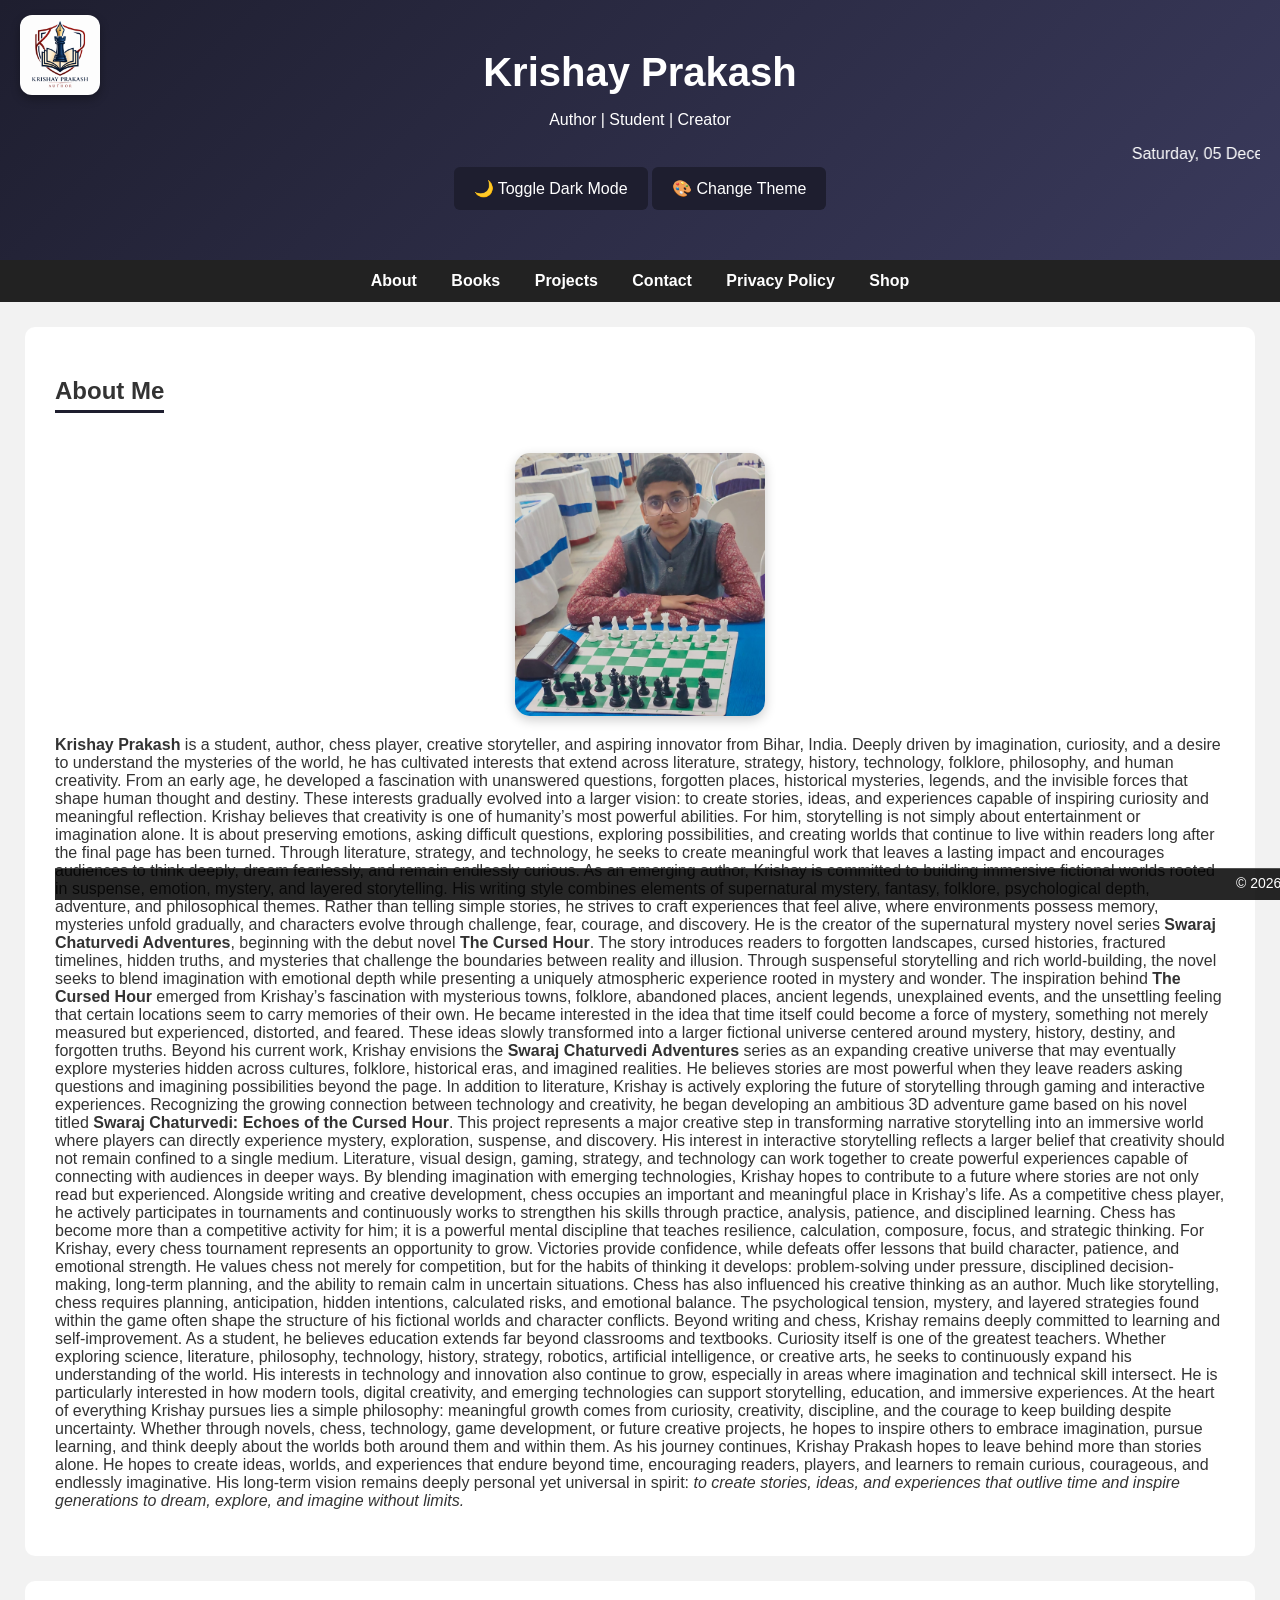
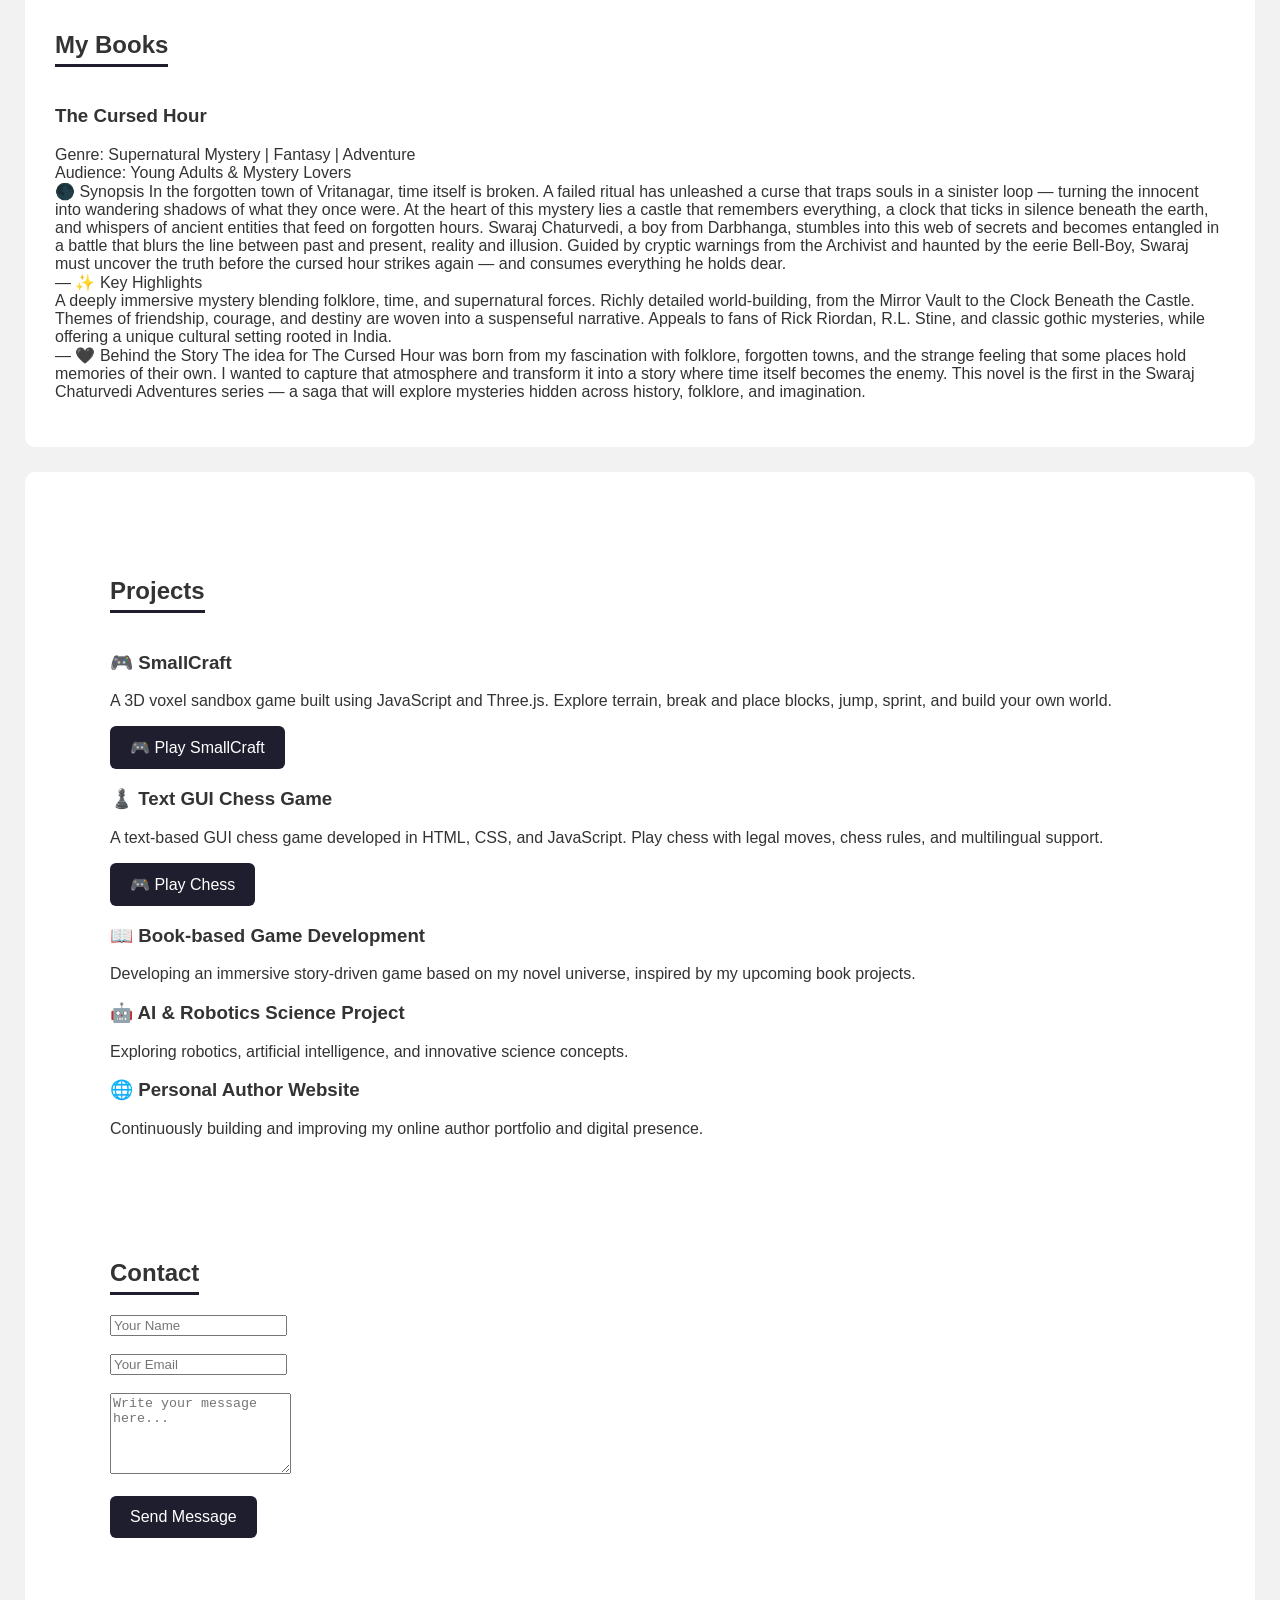
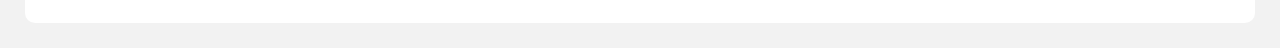
<file: index.html>
<!DOCTYPE html>
<html lang="en">
<head>
<link rel="manifest" href="./manifest.json">
<meta name="theme-color" content="#1e88e5">
<link rel="apple-touch-icon" href="./logo.png">
<meta name="mobile-web-app-capable" content="yes">
<meta name="apple-mobile-web-app-capable" content="yes">
	<!-- Google tag (gtag.js) -->
<script async src="https://www.googletagmanager.com/gtag/js?id=G-050GGW76F5"></script>
<script>
  window.dataLayer = window.dataLayer || [];
  function gtag(){dataLayer.push(arguments);}
  gtag('js', new Date());

  gtag('config', 'G-050GGW76F5');
</script>
	<script async src="https://pagead2.googlesyndication.com/pagead/js/adsbygoogle.js?client=ca-pub-8914342445724448"
     crossorigin="anonymous"></script>
	<title>Krishay Prakash | Author</title>
	<link rel="icon" type="image/png" href="Logo.png">
    <meta name="viewport" content="width=device-width, initial-scale=1.0">

    <!-- ===== CSS (Inside HTML) ===== -->
    <style>
        body {
            margin: 0;
            font-family: Arial, Helvetica, sans-serif;
            background: #f2f2f2;
            color: #333;
        }
img {
    width: 250px;
    height: auto;
    border-radius: 15px;
    display: block;
    margin: 20px auto;
    box-shadow: 0 4px 12px rgba(0,0,0,0.2);
}
		.top-logo {
    position: absolute;
    top: 15px;
    left: 20px;
    width: 80px;
    height: auto;
    border-radius: 12px;
    box-shadow: 0 4px 10px rgba(0,0,0,0.3);

    display: inline-block;
    margin: 0;
}	
        header {
            background: linear-gradient(135deg, #1e1e2f, #3a3a5c);
            color: white;
            padding: 50px 20px;
            text-align: center;
        }

        header h1 {
            margin: 0;
            font-size: 40px;
        }

        nav {
            background: #222;
            padding: 12px;
            text-align: center;
            position: sticky;
            top: 0;
        }

        nav a {
            color: white;
            text-decoration: none;
            margin: 0 15px;
            font-weight: bold;
        }

        nav a:hover {
            color: gold;
        }

        section {
            background: white;
            margin: 25px;
            padding: 30px;
            border-radius: 10px;
        }

        h2 {
            border-bottom: 3px solid #1e1e2f;
            display: inline-block;
            padding-bottom: 5px;
        }

        .card {
            background: #fafafa;
            padding: 20px;
            margin-top: 15px;
            border-left: 6px solid #1e1e2f;
            border-radius: 5px;
        }

        button {
            background: #1e1e2f;
            color: white;
            padding: 12px 20px;
            border: none;
            border-radius: 6px;
            cursor: pointer;
            font-size: 16px;
        }

        button:hover {
            background: #333;
        }

        footer {
            background: #1e1e2f;
            color: white;
            text-align: center;
            padding: 15px;
        }

        /* Dark Mode */
        .dark {
            background: #121212;
            color: #eee;
        }

        .dark section {
            background: #1e1e1e;
        }
    </style>
</head>

<body>

<header>
	<img src="Logo.png" alt="Krishay Logo" class="top-logo">
    <h1 id="typing"></h1>
    <p>Author | Student | Creator</p>
    <marquee behavior="scroll" direction="left">
        <span id="date" style="margin-right: 20px; font-size: 16px;"></span>
        <span id="clock" style="font-size: 16px;"></span>
    </marquee> 
    <button onclick="toggleMode()">🌙 Toggle Dark Mode</button>
    <button onclick="changeColor()">🎨 Change Theme</button>
</header>

<script>
function updateClock() {
    const now = new Date();
    
    document.getElementById("date").innerText = now.toLocaleDateString();
    document.getElementById("clock").innerText = now.toLocaleTimeString();
}
setInterval(updateClock, 1000);
updateClock();
</script>


<nav>
    <a href="#about">About</a>
    <a href="#books">Books</a>
    <a href="#projects">Projects</a>
    <a href="#contact">Contact</a>
	<a href="Privacy Policy.html">Privacy Policy</a>
	<a href="shop/index.html">Shop</a>
</nav>

<section id="about">
    <h2>About Me</h2>
	<p><img src="Krishay.jpeg" alt="Krishay Prakash">
	</p>

<p>
<b>Krishay Prakash</b> is a student, author, chess player, creative storyteller, and aspiring innovator from Bihar, India. Deeply driven by imagination, curiosity, and a desire to understand the mysteries of the world, he has cultivated interests that extend across literature, strategy, history, technology, folklore, philosophy, and human creativity. From an early age, he developed a fascination with unanswered questions, forgotten places, historical mysteries, legends, and the invisible forces that shape human thought and destiny. These interests gradually evolved into a larger vision: to create stories, ideas, and experiences capable of inspiring curiosity and meaningful reflection.
Krishay believes that creativity is one of humanity’s most powerful abilities. For him, storytelling is not simply about entertainment or imagination alone. It is about preserving emotions, asking difficult questions, exploring possibilities, and creating worlds that continue to live within readers long after the final page has been turned. Through literature, strategy, and technology, he seeks to create meaningful work that leaves a lasting impact and encourages audiences to think deeply, dream fearlessly, and remain endlessly curious.
As an emerging author, Krishay is committed to building immersive fictional worlds rooted in suspense, emotion, mystery, and layered storytelling. His writing style combines elements of supernatural mystery, fantasy, folklore, psychological depth, adventure, and philosophical themes. Rather than telling simple stories, he strives to craft experiences that feel alive, where environments possess memory, mysteries unfold gradually, and characters evolve through challenge, fear, courage, and discovery.
He is the creator of the supernatural mystery novel series <b>Swaraj Chaturvedi Adventures</b>, beginning with the debut novel <b>The Cursed Hour</b>. The story introduces readers to forgotten landscapes, cursed histories, fractured timelines, hidden truths, and mysteries that challenge the boundaries between reality and illusion. Through suspenseful storytelling and rich world-building, the novel seeks to blend imagination with emotional depth while presenting a uniquely atmospheric experience rooted in mystery and wonder.
The inspiration behind <b>The Cursed Hour</b> emerged from Krishay’s fascination with mysterious towns, folklore, abandoned places, ancient legends, unexplained events, and the unsettling feeling that certain locations seem to carry memories of their own. He became interested in the idea that time itself could become a force of mystery, something not merely measured but experienced, distorted, and feared. These ideas slowly transformed into a larger fictional universe centered around mystery, history, destiny, and forgotten truths.
Beyond his current work, Krishay envisions the <b>Swaraj Chaturvedi Adventures</b> series as an expanding creative universe that may eventually explore mysteries hidden across cultures, folklore, historical eras, and imagined realities. He believes stories are most powerful when they leave readers asking questions and imagining possibilities beyond the page.
In addition to literature, Krishay is actively exploring the future of storytelling through gaming and interactive experiences. Recognizing the growing connection between technology and creativity, he began developing an ambitious 3D adventure game based on his novel titled <b>Swaraj Chaturvedi: Echoes of the Cursed Hour</b>. This project represents a major creative step in transforming narrative storytelling into an immersive world where players can directly experience mystery, exploration, suspense, and discovery.
His interest in interactive storytelling reflects a larger belief that creativity should not remain confined to a single medium. Literature, visual design, gaming, strategy, and technology can work together to create powerful experiences capable of connecting with audiences in deeper ways. By blending imagination with emerging technologies, Krishay hopes to contribute to a future where stories are not only read but experienced.
Alongside writing and creative development, chess occupies an important and meaningful place in Krishay’s life. As a competitive chess player, he actively participates in tournaments and continuously works to strengthen his skills through practice, analysis, patience, and disciplined learning. Chess has become more than a competitive activity for him; it is a powerful mental discipline that teaches resilience, calculation, composure, focus, and strategic thinking.
For Krishay, every chess tournament represents an opportunity to grow. Victories provide confidence, while defeats offer lessons that build character, patience, and emotional strength. He values chess not merely for competition, but for the habits of thinking it develops: problem-solving under pressure, disciplined decision-making, long-term planning, and the ability to remain calm in uncertain situations.
Chess has also influenced his creative thinking as an author. Much like storytelling, chess requires planning, anticipation, hidden intentions, calculated risks, and emotional balance. The psychological tension, mystery, and layered strategies found within the game often shape the structure of his fictional worlds and character conflicts.							
Beyond writing and chess, Krishay remains deeply committed to learning and self-improvement. As a student, he believes education extends far beyond classrooms and textbooks. Curiosity itself is one of the greatest teachers. Whether exploring science, literature, philosophy, technology, history, strategy, robotics, artificial intelligence, or creative arts, he seeks to continuously expand his understanding of the world.
His interests in technology and innovation also continue to grow, especially in areas where imagination and technical skill intersect. He is particularly interested in how modern tools, digital creativity, and emerging technologies can support storytelling, education, and immersive experiences.
At the heart of everything Krishay pursues lies a simple philosophy: meaningful growth comes from curiosity, creativity, discipline, and the courage to keep building despite uncertainty. Whether through novels, chess, technology, game development, or future creative projects, he hopes to inspire others to embrace imagination, pursue learning, and think deeply about the worlds both around them and within them.
As his journey continues, Krishay Prakash hopes to leave behind more than stories alone. He hopes to create ideas, worlds, and experiences that endure beyond time, encouraging readers, players, and learners to remain curious, courageous, and endlessly imaginative.
His long-term vision remains deeply personal yet universal in spirit:
<i>to create stories, ideas, and experiences that outlive time and inspire generations to dream, explore, and imagine without limits.</i>
</p>
</section>
<section id="books">
    <h2>My Books</h2>
        <h3>The Cursed Hour</h3>
        <p>
Genre: Supernatural Mystery | Fantasy | Adventure <br>
Audience: Young Adults & Mystery Lovers<br>

🌑 Synopsis	

In the forgotten town of Vritanagar, time itself is broken. A failed ritual has unleashed a curse that traps souls in a sinister loop — turning the innocent into wandering shadows of what they once were. At the heart of this mystery lies a castle that remembers everything, a clock that ticks in silence beneath the earth, and whispers of ancient entities that feed on forgotten hours.

Swaraj Chaturvedi, a boy from Darbhanga, stumbles into this web of secrets and becomes entangled in a battle that blurs the line between past and present, reality and illusion. Guided by cryptic warnings from the Archivist and haunted by the eerie Bell-Boy, Swaraj must uncover the truth before the cursed hour strikes again — and consumes everything he holds dear.

<br>
—

✨ Key Highlights
<br>

A deeply immersive mystery blending folklore, time, and supernatural forces.

Richly detailed world-building, from the Mirror Vault to the Clock Beneath the Castle.

Themes of friendship, courage, and destiny are woven into a suspenseful narrative.

Appeals to fans of Rick Riordan, R.L. Stine, and classic gothic mysteries, while offering a unique cultural setting rooted in India.

<br>

—

🖤 Behind the Story

The idea for The Cursed Hour was born from my fascination with folklore, forgotten towns, and the strange feeling that some places hold memories of their own. I wanted to capture that atmosphere and transform it into a story where time itself becomes the enemy.

This novel is the first in the Swaraj Chaturvedi Adventures series — a saga that will explore mysteries hidden across history, folklore, and imagination.
<br>
        </p>
    </div>
</section>

<section id="projects">
   <section id="projects">
    <h2>Projects</h2>

 <div>
    <h3>🎮 SmallCraft</h3>
    <p>
        A 3D voxel sandbox game built using JavaScript and Three.js.
        Explore terrain, break and place blocks, jump, sprint, and build your own world.
    </p>

 <a href="smallcraft.html">
    <button>🎮 Play SmallCraft</button>
</a>
</div>

<div>
    <h3>♟️ Text GUI Chess Game</h3>
    <p>
        A text-based GUI chess game developed in HTML, CSS, and JavaScript.
        Play chess with legal moves, chess rules, and multilingual support.
    </p>

   <a href="chess.html">
    <button>🎮 Play Chess</button>
</a>
</div>

<div>
    <h3>📖 Book-based Game Development</h3>
    <p>
        Developing an immersive story-driven game based on my novel universe,
        inspired by my upcoming book projects.
    </p>
</div>

<div>
    <h3>🤖 AI & Robotics Science Project</h3>
    <p>
        Exploring robotics, artificial intelligence, and innovative science concepts.
    </p>
</div>

<div>
    <h3>🌐 Personal Author Website</h3>
    <p>
        Continuously building and improving my online author portfolio and digital presence.
    </p>
</div>

</section>
<section id="contact">
    <h2>Contact</h2>

    <form action="https://formspree.io/f/xvzllvnv" method="POST">

        <input
        type="text"
        name="name"
        placeholder="Your Name"
        required>

        <br><br>

        <input
        type="email"
        name="email"
        placeholder="Your Email"
        required>

        <br><br>

        <textarea
        name="message"
        placeholder="Write your message here..."
        rows="5"
        required></textarea>

        <br><br>

        <button type="submit">
            Send Message
        </button>

    </form>
</section>
<!-- ===== JavaScript (Inside HTML) ===== -->
<script>
/* Typing Effect */
const text = "Krishay Prakash";
let i = 0;
function typingEffect() {
    if (i < text.length) {
        document.getElementById("typing").innerHTML += text.charAt(i);
        i++;
        setTimeout(typingEffect, 100);
    }
}
typingEffect();

/* Date + 24h Clock */
/* Date + Time */
function updateClock() {
    const now = new Date();

    const days = ["Sunday","Monday","Tuesday","Wednesday","Thursday","Friday","Saturday"];
    const months = ["January","February","March","April","May","June",
                    "July","August","September","October","November","December"];

    const dayName = days[now.getDay()];
    const date = String(now.getDate()).padStart(2, "0");
    const month = months[now.getMonth()];
    const year = now.getFullYear();

    const hours = String(now.getHours()).padStart(2, "0");
    const minutes = String(now.getMinutes()).padStart(2, "0");
    const seconds = String(now.getSeconds()).padStart(2, "0");

    // Date
    document.getElementById("date").innerText =
        `${dayName}, ${date} ${month} ${year}`;

    // Time
    document.getElementById("clock").innerText =
        `${hours}:${minutes}:${seconds}`;
}

setInterval(updateClock, 1000);
updateClock();

/* Theme Changer */
function changeColor() {
    const colors = ["#1e1e2f", "#4b0082", "#0a3d62", "#2c3e50"];
    document.querySelector("header").style.background =
        colors[Math.floor(Math.random() * colors.length)];
}

/* Dark Mode */
function toggleMode() {
    document.body.classList.toggle("dark");
}
	function validateForm() {
    let name = document.getElementById("name").value;
    let email = document.getElementById("email").value;

    if(name === "" || email === "") {
        alert("Please fill all required fields.");
        return false;
    }

    alert("Thank you for contacting me!");
    return true;
}
</script>
<script>
if ("serviceWorker" in navigator) {
  window.addEventListener("load", () => {
    navigator.serviceWorker
      .register("./sw.js")
      .then(() => console.log("PWA Installed"))
      .catch((err) => console.log("SW Error:", err));
  });
}
</script>
</body>
<footer style="
position: fixed;
bottom: 0;
width: 100%;
background: rgba(0,0,0,0.85);
color: white;
padding: 6px 0;
font-size: 14px;
z-index: 999;
border-top: 1px solid rgba(255,255,255,0.2);
">
    <marquee scrollamount="5">
        © 2026 Krishay Prakash. All Rights Reserved |by Krishay Prakash | Unauthorized copying, modification, redistribution, or commercial use is prohibited.
    </marquee>
</footer>
</html>
</file>
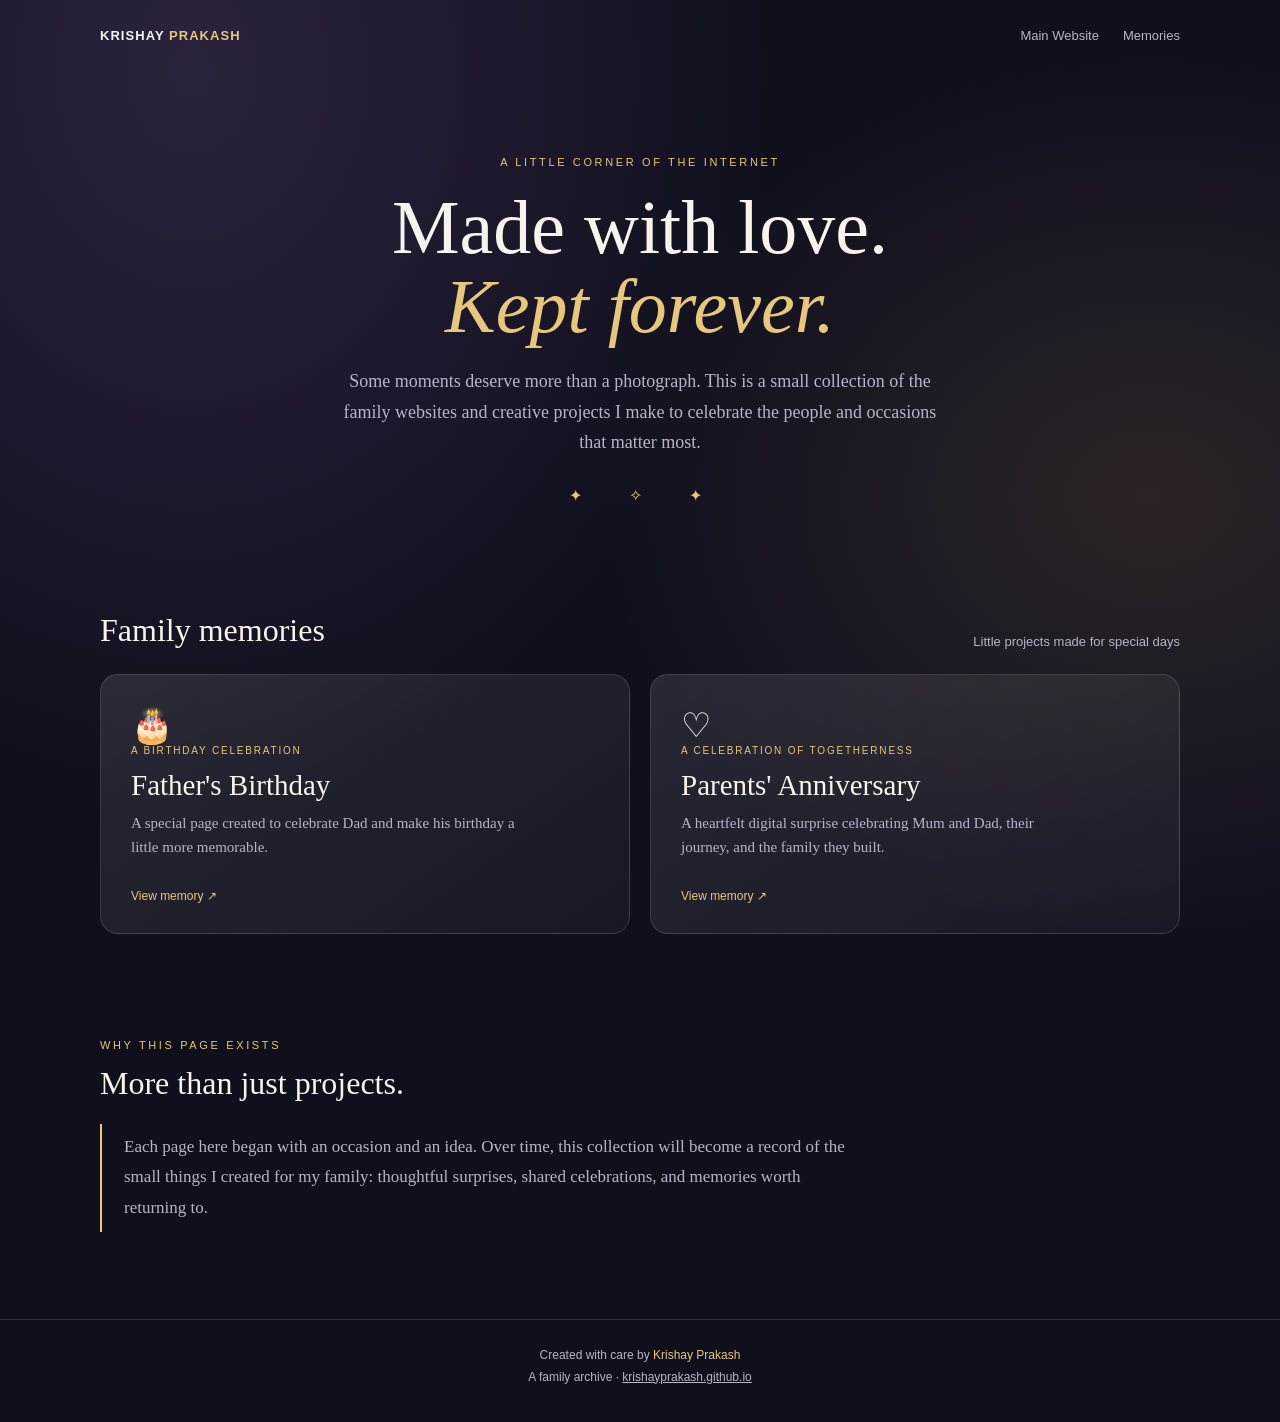
<file: family/index.html>
<!DOCTYPE html>
<html lang="en">
<head>
  <meta charset="UTF-8">
  <meta name="viewport" content="width=device-width, initial-scale=1.0">
  <meta name="theme-color" content="#17152b">
  <meta name="description" content="A little collection of family memories and special projects created by Krishay Prakash.">
  <title>Family Memories | Krishay Prakash</title>
  <style>
    :root {
      --bg: #10101d;
      --panel: rgba(255,255,255,.075);
      --text: #f7f3ed;
      --muted: #b9b3c8;
      --gold: #e7c77d;
      --pink: #e7a9b8;
      --line: rgba(255,255,255,.13);
    }
    * { box-sizing: border-box; }
    html { scroll-behavior: smooth; }
    body {
      margin: 0;
      color: var(--text);
      font-family: Georgia, "Times New Roman", serif;
      background:
        radial-gradient(ellipse at 15% 5%, rgba(126,91,157,.25), transparent 38%),
        radial-gradient(ellipse at 90% 35%, rgba(190,135,103,.16), transparent 34%),
        var(--bg);
      min-height: 100vh;
    }
    a { color: inherit; }
    .wrap { width: min(1080px, 90%); margin: auto; }
    header { padding: 26px 0; display: flex; justify-content: space-between; align-items: center; gap: 18px; }
    .brand { text-decoration: none; letter-spacing: .08em; font: 700 13px Arial, sans-serif; text-transform: uppercase; }
    .brand span { color: var(--gold); }
    nav a { color: var(--muted); text-decoration: none; font: 13px Arial, sans-serif; margin-left: 20px; }
    nav a:hover { color: var(--gold); }
    .hero { text-align: center; padding: 86px 0 72px; }
    .eyebrow { color: var(--gold); text-transform: uppercase; letter-spacing: .24em; font: 11px Arial, sans-serif; }
    h1 { font-size: clamp(42px, 8vw, 76px); line-height: 1.04; font-weight: 400; margin: 20px 0; }
    h1 em { color: var(--gold); font-weight: 400; }
    .intro { max-width: 620px; margin: 0 auto; color: var(--muted); font-size: 18px; line-height: 1.7; }
    .ornament { color: var(--gold); margin: 28px 0 0; letter-spacing: .55em; }
    section { padding: 35px 0 70px; }
    .section-head { display: flex; justify-content: space-between; align-items: end; gap: 20px; margin-bottom: 25px; }
    h2 { font-size: 32px; font-weight: 400; margin: 0; }
    .section-head p { color: var(--muted); font: 13px Arial, sans-serif; margin: 0; }
    .grid { display: grid; grid-template-columns: repeat(2, 1fr); gap: 20px; }
    .memory {
      position: relative; overflow: hidden; min-height: 260px; padding: 30px;
      border: 1px solid var(--line); border-radius: 18px;
      background: linear-gradient(145deg, rgba(255,255,255,.10), rgba(255,255,255,.035));
      text-decoration: none; display: flex; flex-direction: column; justify-content: space-between;
      transition: transform .25s ease, border-color .25s ease, background .25s ease;
    }
    .memory:hover { transform: translateY(-5px); border-color: rgba(231,199,125,.6); background: var(--panel); }
    .memory .symbol { font-size: 34px; }
    .tag { color: var(--gold); font: 10px Arial, sans-serif; letter-spacing: .18em; text-transform: uppercase; }
    .memory h3 { font-size: 29px; font-weight: 400; margin: 13px 0 9px; }
    .memory p { color: var(--muted); font-size: 15px; line-height: 1.6; max-width: 390px; margin: 0; }
    .open { color: var(--gold); font: 12px Arial, sans-serif; margin-top: 24px; }
    .note {
      border-left: 2px solid var(--gold); padding: 8px 0 8px 22px;
      color: var(--muted); font-size: 17px; line-height: 1.8; max-width: 760px;
    }
    footer { border-top: 1px solid var(--line); padding: 28px 0 38px; color: var(--muted); text-align: center; font: 12px Arial, sans-serif; }
    footer strong { color: var(--gold); font-weight: 400; }
    @media (max-width: 650px) {
      header { align-items: flex-start; flex-direction: column; }
      nav a { margin: 0 15px 0 0; }
      .hero { padding: 65px 0 55px; }
      .grid { grid-template-columns: 1fr; }
      .section-head { display: block; }
      .section-head p { margin-top: 10px; }
      .memory { min-height: 235px; }
    }
  </style>
</head>
<body>
  <header class="wrap">
    <a class="brand" href="https://krishayprakash.github.io">KRISHAY <span>PRAKASH</span></a>
    <nav aria-label="Main navigation">
      <a href="https://krishayprakash.github.io">Main Website</a>
      <a href="#memories">Memories</a>
    </nav>
  </header>

  <main>
    <section class="hero wrap">
      <div class="eyebrow">A little corner of the internet</div>
      <h1>Made with love.<br><em>Kept forever.</em></h1>
      <p class="intro">
        Some moments deserve more than a photograph. This is a small collection
        of the family websites and creative projects I make to celebrate the
        people and occasions that matter most.
      </p>
      <div class="ornament" aria-hidden="true">✦ &nbsp; ✧ &nbsp; ✦</div>
    </section>

    <section class="wrap" id="memories">
      <div class="section-head">
        <h2>Family memories</h2>
        <p>Little projects made for special days</p>
      </div>

      <div class="grid">
        <!-- Update the href values when you add the project pages. -->
        <a class="memory" href="fathers-birthday/">
          <div>
            <div class="symbol" aria-hidden="true">🎂</div>
            <div class="tag">A birthday celebration</div>
            <h3>Father's Birthday</h3>
            <p>A special page created to celebrate Dad and make his birthday a little more memorable.</p>
          </div>
          <div class="open">View memory <span aria-hidden="true">↗</span></div>
        </a>

        <a class="memory" href="anniversary/">
          <div>
            <div class="symbol" aria-hidden="true">♡</div>
            <div class="tag">A celebration of togetherness</div>
            <h3>Parents' Anniversary</h3>
            <p>A heartfelt digital surprise celebrating Mum and Dad, their journey, and the family they built.</p>
          </div>
          <div class="open">View memory <span aria-hidden="true">↗</span></div>
        </a>
      </div>
    </section>

    <section class="wrap">
      <div class="eyebrow">Why this page exists</div>
      <h2 style="margin:14px 0 22px;">More than just projects.</h2>
      <p class="note">
        Each page here began with an occasion and an idea. Over time, this
        collection will become a record of the small things I created for my
        family: thoughtful surprises, shared celebrations, and memories worth
        returning to.
      </p>
    </section>
  </main>

  <footer>
    <div>Created with care by <strong>Krishay Prakash</strong></div>
    <div style="margin-top:8px;">A family archive · <a href="https://krishayprakash.github.io" style="color:inherit;">krishayprakash.github.io</a></div>
  </footer>
</body>
</html>
</file>
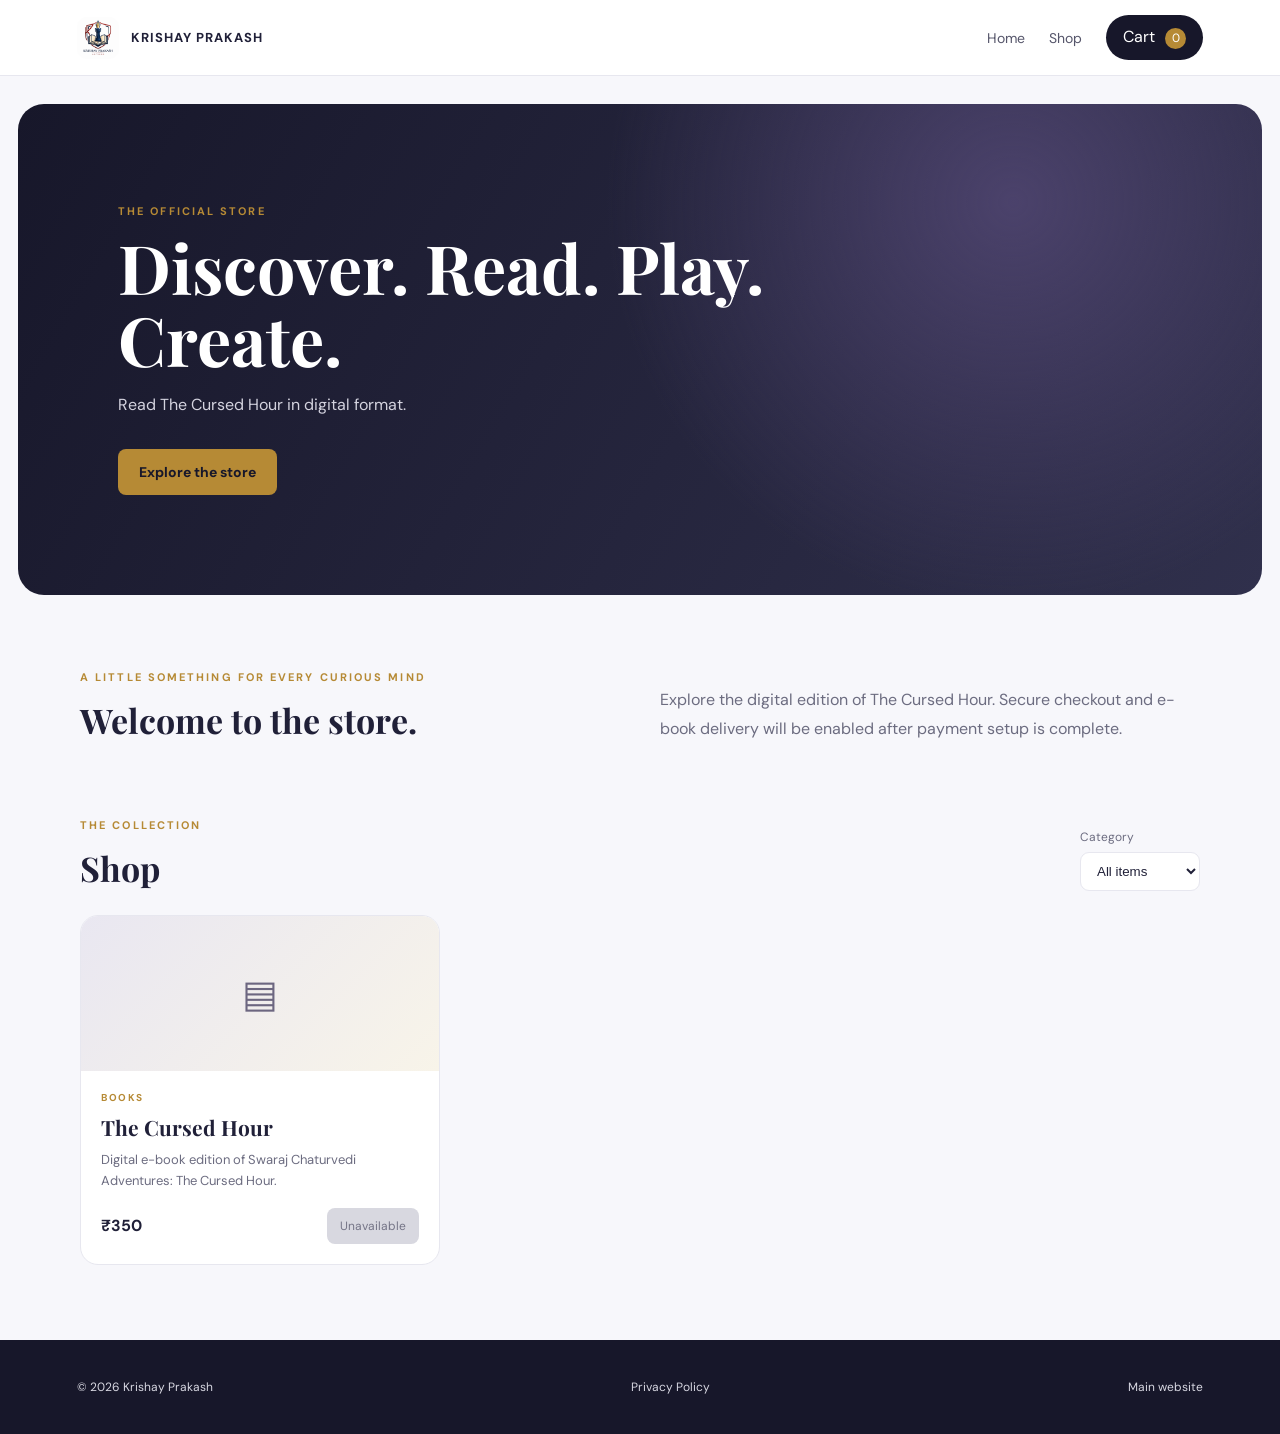
<file: shop/index.html>
<!doctype html>
<html lang="en">
<head>
  <meta charset="utf-8">
  <meta name="viewport" content="width=device-width, initial-scale=1">
  <meta name="theme-color" content="#17172a">
  <meta name="description" content="The Cursed Hour e-book by Krishay Prakash.">
  <title>Shop | Krishay Prakash</title>
  <link rel="icon" type="image/png" href="../Logo.png">
  <link rel="stylesheet" href="style.css">
</head>
<body>
  <header class="site-header">
    <a class="brand" href="../" aria-label="Krishay Prakash home">
      <img src="../Logo.png" alt="" onerror="this.style.display='none'">
      <span>KRISHAY PRAKASH</span>
    </a>
    <nav>
      <a href="../">Home</a>
      <a href="#catalogue">Shop</a>
      <button class="cart-button" id="open-cart" type="button">Cart <span id="cart-count">0</span></button>
    </nav>
  </header>

  <main>
    <section class="hero">
      <p class="eyebrow">THE OFFICIAL STORE</p>
      <h1>Discover. Read. Play. Create.</h1>
      <p>Read The Cursed Hour in digital format.</p>
      <a class="primary-link" href="#catalogue">Explore the store</a>
    </section>

    <section class="intro">
      <div>
        <p class="eyebrow">A LITTLE SOMETHING FOR EVERY CURIOUS MIND</p>
        <h2>Welcome to the store.</h2>
      </div>
      <p>Explore the digital edition of The Cursed Hour. Secure checkout and e-book delivery will be enabled after payment setup is complete.</p>
    </section>

    <section id="catalogue" class="catalogue-section">
      <div class="section-heading">
        <div><p class="eyebrow">THE COLLECTION</p><h2>Shop</h2></div>
        <label class="filter-label">Category
          <select id="category-filter">
            <option value="all">All items</option>
            <option value="Books">Books</option>
          </select>
        </label>
      </div>
      <div id="product-grid" class="product-grid">
        <p class="loading">Loading catalogue…</p>
      </div>
    </section>

  </main>

  <footer>
    <p>© <span id="year"></span> Krishay Prakash</p>
    <a href="../Privacy%20Policy.html">Privacy Policy</a>
    <a href="../">Main website</a>
  </footer>

  <div class="overlay" id="overlay" hidden></div>
  <aside class="cart-panel" id="cart-panel" aria-label="Shopping cart" aria-hidden="true">
    <div class="cart-head"><div><p class="eyebrow">YOUR SELECTION</p><h2>Your cart</h2></div><button class="icon-button" id="close-cart" aria-label="Close cart">×</button></div>
    <div id="cart-items" class="cart-items"><p class="empty-cart">Your cart is empty.</p></div>
    <div class="cart-bottom">
      <div class="cart-total"><span>Subtotal</span><strong id="cart-total">₹0</strong></div>
      <p class="small-muted">Shipping, taxes and service-specific terms (if applicable) will be confirmed before payment.</p>
      <button id="checkout-button" class="primary-button" type="button" disabled>Continue to checkout</button>
    </div>
  </aside>

  <dialog id="checkout-dialog" class="checkout-dialog">
    <form method="dialog" class="dialog-top"><div><p class="eyebrow">ORDER ENQUIRY</p><h2>Checkout</h2></div><button class="icon-button" aria-label="Close">×</button></form>
    <div class="checkout-content">
      <p>Online payment and automatic e-book delivery are not active yet. Checkout will open after the payment account and secure delivery system have been configured.</p>
      <label>Your name<input id="customer-name" autocomplete="name" maxlength="80" required></label>
      <label>Email address<input id="customer-email" type="email" autocomplete="email" maxlength="120" required></label>
      <label>Order notes <textarea id="customer-notes" rows="3" maxlength="500" placeholder="Optional: edition, service details or questions"></textarea></label>
      <div class="checkout-actions">
        <button type="button" id="copy-order" class="primary-button">Copy order summary</button>
        <button type="button" id="cancel-checkout" class="secondary-button">Cancel</button>
      </div>
      <p id="checkout-status" class="status" role="status"></p>
      <p class="small-muted">Do not enter card numbers, UPI PINs, passwords or other payment credentials here.</p>
    </div>
  </dialog>

  <script src="script.js"></script>
</body>
</html>
</file>
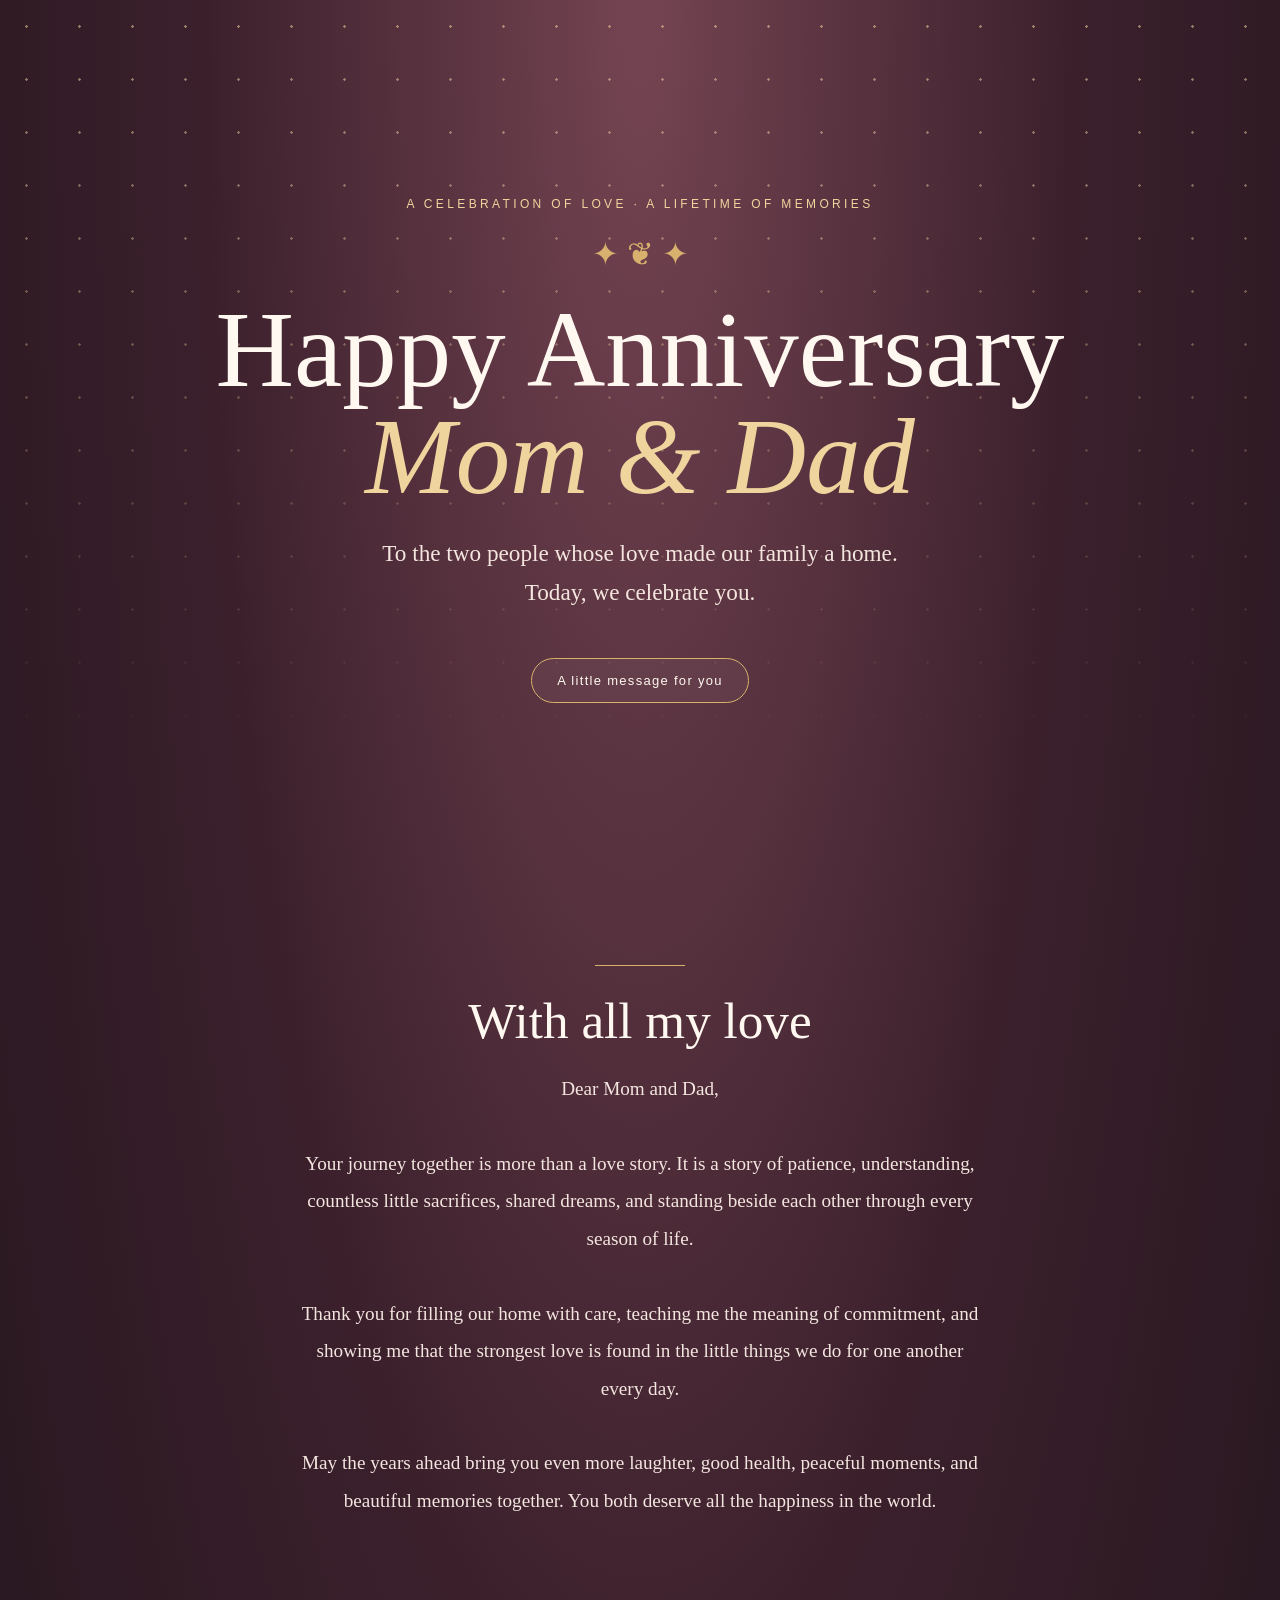
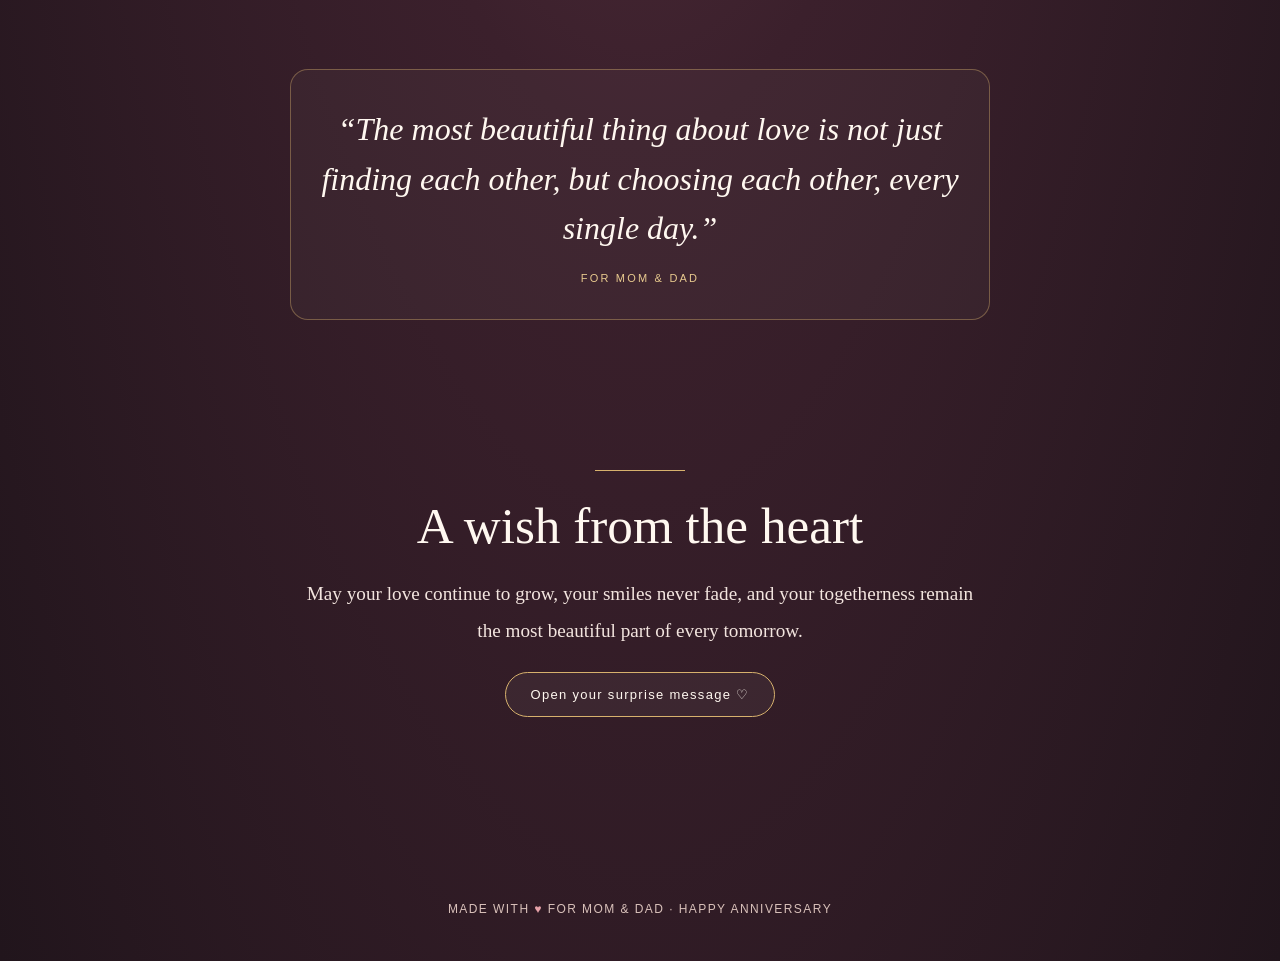
<file: anniversary.html>
<!DOCTYPE html>
<html lang="en">
<head>
<meta charset="UTF-8">
<meta name="viewport" content="width=device-width, initial-scale=1.0">
<meta name="theme-color" content="#3b202c">
<title>Happy Anniversary, Mom & Dad</title>
<style>
  :root { --wine:#3b202c; --rose:#a95f70; --cream:#fff8f0; --gold:#d7b16d; }
  * { box-sizing:border-box; }
  html { scroll-behavior:smooth; }
  body {
    margin:0; color:var(--cream); font-family:Georgia, 'Times New Roman', serif;
    background:radial-gradient(ellipse at top, #754452 0%, #3b202c 48%, #21151c 100%);
    min-height:100vh; overflow-x:hidden;
  }
  .sparkles { position:fixed; inset:0; pointer-events:none; opacity:.55;
    background-image:radial-gradient(#f6dba5 1px, transparent 1.5px);
    background-size:53px 53px; mask-image:linear-gradient(to bottom,black,transparent 85%);
  }
  header { min-height:100svh; display:grid; place-items:center; text-align:center; padding:50px 22px; position:relative; }
  .hero { max-width:850px; animation:rise 1.2s ease both; }
  .eyebrow { color:#f0d49e; letter-spacing:.28em; text-transform:uppercase; font:12px Arial,sans-serif; }
  h1 { font-size:clamp(3rem,9vw,6.8rem); line-height:.98; font-weight:normal; margin:24px 0 18px; }
  h1 span { display:block; color:#f0d49e; font-style:italic; }
  .subtitle { font-size:clamp(1.1rem,2.5vw,1.45rem); color:#f4e6df; line-height:1.7; }
  .ornament { color:var(--gold); font-size:2rem; margin:24px 0; }
  .button { display:inline-block; margin-top:22px; border:1px solid var(--gold); color:var(--cream);
    padding:14px 25px; border-radius:999px; text-decoration:none; font:13px Arial,sans-serif;
    letter-spacing:.1em; transition:.25s; background:#ffffff0b; cursor:pointer; }
  .button:hover { background:var(--gold); color:#2b1a20; transform:translateY(-2px); }
  main { max-width:900px; margin:auto; padding:0 22px 90px; }
  section { text-align:center; padding:65px 0; }
  .rule { width:90px; height:1px; margin:0 auto 25px; background:var(--gold); }
  h2 { font-weight:normal; font-size:clamp(2rem,5vw,3.2rem); margin:0 0 20px; }
  .message { max-width:690px; margin:auto; font-size:1.2rem; line-height:1.95; color:#f3e5df; }
  .quote { max-width:700px; margin:20px auto; padding:35px 28px; border:1px solid #d7b16d66;
    background:#ffffff08; border-radius:18px; font-size:clamp(1.35rem,3.5vw,2rem);
    line-height:1.55; font-style:italic; }
  .quote small { display:block; margin-top:18px; color:#e7c98e; font:11px Arial,sans-serif; letter-spacing:.2em; text-transform:uppercase; }
  .letter { display:none; max-width:700px; margin:25px auto 0; padding:28px; border-radius:16px;
    background:#fff8f0; color:#4b3038; text-align:left; line-height:1.9; font-size:1.08rem; }
  .letter.show { display:block; animation:rise .7s ease both; }
  footer { text-align:center; padding:30px 20px 45px; color:#d9c1ba; font:12px Arial,sans-serif; letter-spacing:.12em; }
  .heart { color:#e7a2a9; }
  @keyframes rise { from { opacity:0; transform:translateY(20px); } to { opacity:1; transform:translateY(0); } }
  @media (prefers-reduced-motion:reduce) { *,*::before,*::after { animation:none!important; scroll-behavior:auto!important; transition:none!important; } }
</style>
</head>
<body>
<div class="sparkles"></div>
<header>
  <div class="hero">
    <div class="eyebrow">A celebration of love · A lifetime of memories</div>
    <div class="ornament">✦ ❦ ✦</div>
    <h1>Happy Anniversary <span>Mom &amp; Dad</span></h1>
    <p class="subtitle">To the two people whose love made our family a home.<br>Today, we celebrate you.</p>
    <a class="button" href="#message">A little message for you</a>
  </div>
</header>
<main>
  <section id="message">
    <div class="rule"></div>
    <h2>With all my love</h2>
    <p class="message">
      Dear Mom and Dad,<br><br>
      Your journey together is more than a love story. It is a story of patience,
      understanding, countless little sacrifices, shared dreams, and standing
      beside each other through every season of life.
      <br><br>
      Thank you for filling our home with care, teaching me the meaning of
      commitment, and showing me that the strongest love is found in the little
      things we do for one another every day.
      <br><br>
      May the years ahead bring you even more laughter, good health, peaceful
      moments, and beautiful memories together. You both deserve all the
      happiness in the world.
    </p>
  </section>
  <section>
    <div class="quote">
      “The most beautiful thing about love is not just finding each other,
      but choosing each other, every single day.”
      <small>For Mom &amp; Dad</small>
    </div>
  </section>
  <section>
    <div class="rule"></div>
    <h2>A wish from the heart</h2>
    <p class="message">May your love continue to grow, your smiles never fade,
      and your togetherness remain the most beautiful part of every tomorrow.</p>
    <button class="button" id="letterButton" type="button" aria-expanded="false">Open your surprise message ♡</button>
    <div class="letter" id="letter">
      <strong>Dear Mummy and Papa,</strong><br><br>
      Happy Wedding Anniversary! I feel lucky to have you both as my parents.
      Thank you for everything you do, for every lesson, every bit of support,
      and every moment that makes our family special. I hope you always keep
      smiling and stay happy together. May your bond become stronger with every
      passing year.<br><br>
      I love you both. ❤️
      <br><br><strong>With love,<br>Your children,<br>Krishay Prakash &amp; Kritvik Prakash</strong>
    </div>
  </section>
</main>
<footer>MADE WITH <span class="heart">♥</span> FOR MOM &amp; DAD · HAPPY ANNIVERSARY</footer>
<script>
  const button = document.getElementById('letterButton');
  const letter = document.getElementById('letter');
  button.addEventListener('click', () => {
    const open = letter.classList.toggle('show');
    button.setAttribute('aria-expanded', String(open));
    button.textContent = open ? 'Close message' : 'Open your surprise message ♡';
  });
</script>
</body>
</html>
</file>
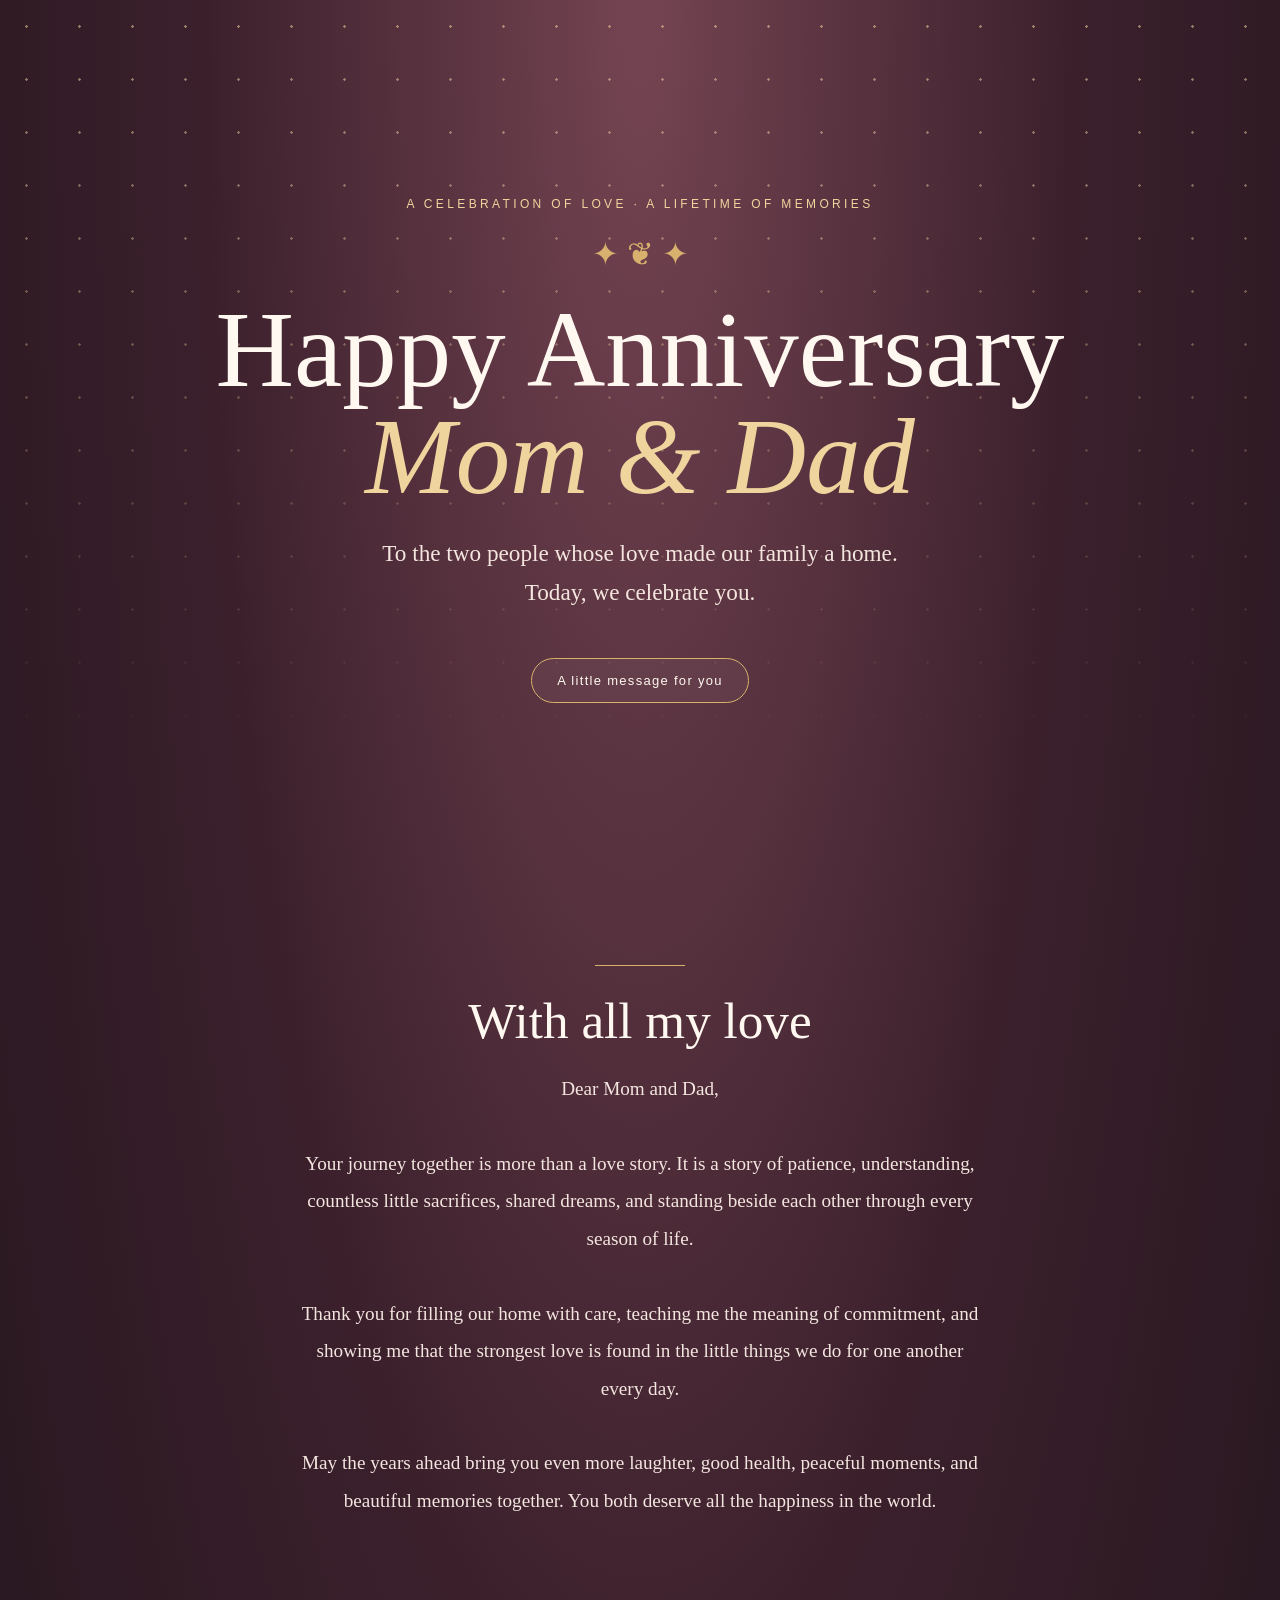
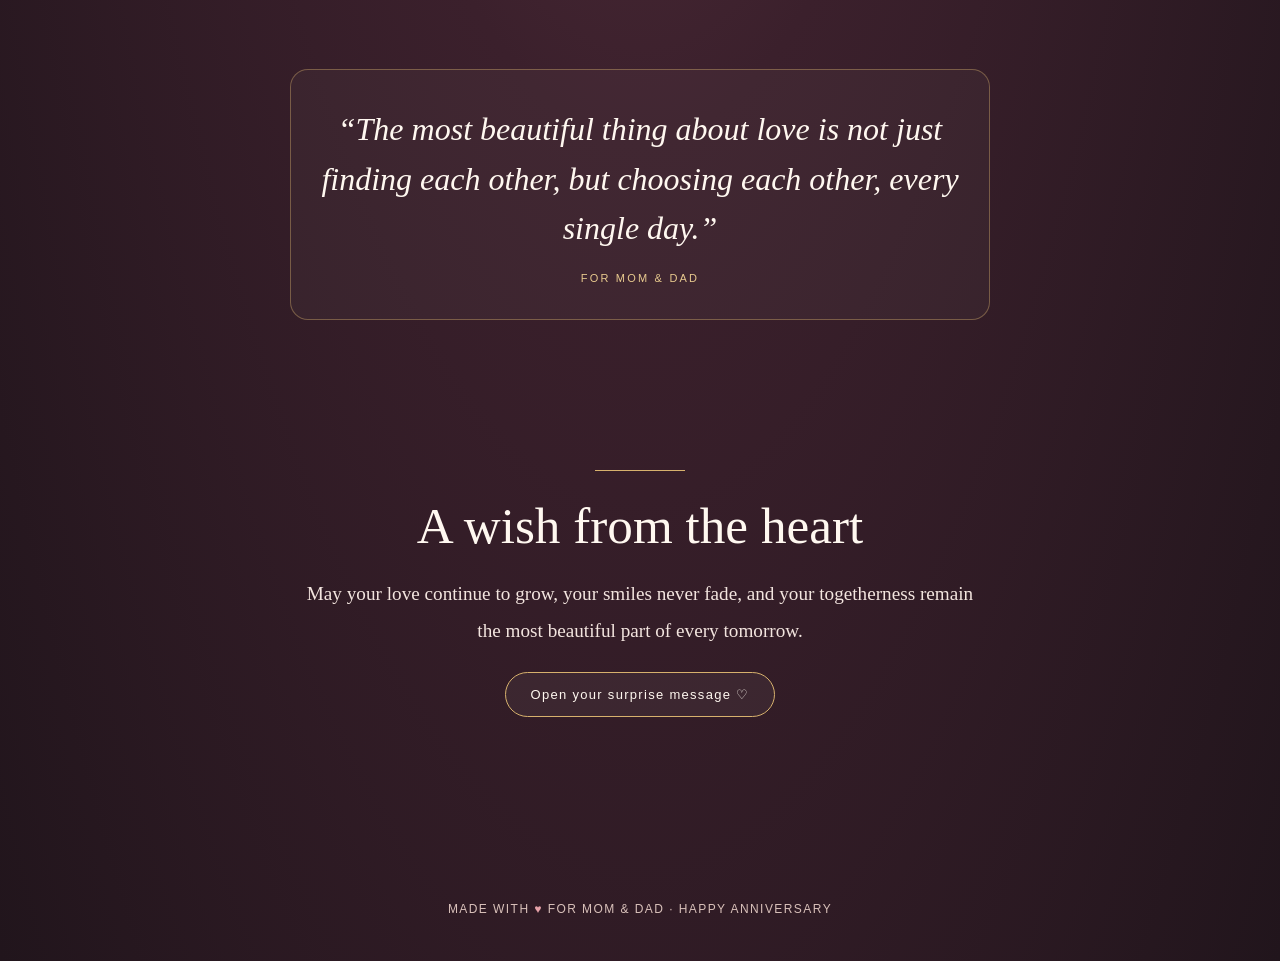
<file: anniversary_website (1).html>
<!DOCTYPE html>
<html lang="en">
<head>
<meta charset="UTF-8">
<meta name="viewport" content="width=device-width, initial-scale=1.0">
<meta name="theme-color" content="#3b202c">
<title>Happy Anniversary, Mom & Dad</title>
<style>
  :root { --wine:#3b202c; --rose:#a95f70; --cream:#fff8f0; --gold:#d7b16d; }
  * { box-sizing:border-box; }
  html { scroll-behavior:smooth; }
  body {
    margin:0; color:var(--cream); font-family:Georgia, 'Times New Roman', serif;
    background:radial-gradient(ellipse at top, #754452 0%, #3b202c 48%, #21151c 100%);
    min-height:100vh; overflow-x:hidden;
  }
  .sparkles { position:fixed; inset:0; pointer-events:none; opacity:.55;
    background-image:radial-gradient(#f6dba5 1px, transparent 1.5px);
    background-size:53px 53px; mask-image:linear-gradient(to bottom,black,transparent 85%);
  }
  header { min-height:100svh; display:grid; place-items:center; text-align:center; padding:50px 22px; position:relative; }
  .hero { max-width:850px; animation:rise 1.2s ease both; }
  .eyebrow { color:#f0d49e; letter-spacing:.28em; text-transform:uppercase; font:12px Arial,sans-serif; }
  h1 { font-size:clamp(3rem,9vw,6.8rem); line-height:.98; font-weight:normal; margin:24px 0 18px; }
  h1 span { display:block; color:#f0d49e; font-style:italic; }
  .subtitle { font-size:clamp(1.1rem,2.5vw,1.45rem); color:#f4e6df; line-height:1.7; }
  .ornament { color:var(--gold); font-size:2rem; margin:24px 0; }
  .button { display:inline-block; margin-top:22px; border:1px solid var(--gold); color:var(--cream);
    padding:14px 25px; border-radius:999px; text-decoration:none; font:13px Arial,sans-serif;
    letter-spacing:.1em; transition:.25s; background:#ffffff0b; cursor:pointer; }
  .button:hover { background:var(--gold); color:#2b1a20; transform:translateY(-2px); }
  main { max-width:900px; margin:auto; padding:0 22px 90px; }
  section { text-align:center; padding:65px 0; }
  .rule { width:90px; height:1px; margin:0 auto 25px; background:var(--gold); }
  h2 { font-weight:normal; font-size:clamp(2rem,5vw,3.2rem); margin:0 0 20px; }
  .message { max-width:690px; margin:auto; font-size:1.2rem; line-height:1.95; color:#f3e5df; }
  .quote { max-width:700px; margin:20px auto; padding:35px 28px; border:1px solid #d7b16d66;
    background:#ffffff08; border-radius:18px; font-size:clamp(1.35rem,3.5vw,2rem);
    line-height:1.55; font-style:italic; }
  .quote small { display:block; margin-top:18px; color:#e7c98e; font:11px Arial,sans-serif; letter-spacing:.2em; text-transform:uppercase; }
  .letter { display:none; max-width:700px; margin:25px auto 0; padding:28px; border-radius:16px;
    background:#fff8f0; color:#4b3038; text-align:left; line-height:1.9; font-size:1.08rem; }
  .letter.show { display:block; animation:rise .7s ease both; }
  footer { text-align:center; padding:30px 20px 45px; color:#d9c1ba; font:12px Arial,sans-serif; letter-spacing:.12em; }
  .heart { color:#e7a2a9; }
  @keyframes rise { from { opacity:0; transform:translateY(20px); } to { opacity:1; transform:translateY(0); } }
  @media (prefers-reduced-motion:reduce) { *,*::before,*::after { animation:none!important; scroll-behavior:auto!important; transition:none!important; } }
</style>
</head>
<body>
<div class="sparkles"></div>
<header>
  <div class="hero">
    <div class="eyebrow">A celebration of love · A lifetime of memories</div>
    <div class="ornament">✦ ❦ ✦</div>
    <h1>Happy Anniversary <span>Mom &amp; Dad</span></h1>
    <p class="subtitle">To the two people whose love made our family a home.<br>Today, we celebrate you.</p>
    <a class="button" href="#message">A little message for you</a>
  </div>
</header>
<main>
  <section id="message">
    <div class="rule"></div>
    <h2>With all my love</h2>
    <p class="message">
      Dear Mom and Dad,<br><br>
      Your journey together is more than a love story. It is a story of patience,
      understanding, countless little sacrifices, shared dreams, and standing
      beside each other through every season of life.
      <br><br>
      Thank you for filling our home with care, teaching me the meaning of
      commitment, and showing me that the strongest love is found in the little
      things we do for one another every day.
      <br><br>
      May the years ahead bring you even more laughter, good health, peaceful
      moments, and beautiful memories together. You both deserve all the
      happiness in the world.
    </p>
  </section>
  <section>
    <div class="quote">
      “The most beautiful thing about love is not just finding each other,
      but choosing each other, every single day.”
      <small>For Mom &amp; Dad</small>
    </div>
  </section>
  <section>
    <div class="rule"></div>
    <h2>A wish from the heart</h2>
    <p class="message">May your love continue to grow, your smiles never fade,
      and your togetherness remain the most beautiful part of every tomorrow.</p>
    <button class="button" id="letterButton" type="button" aria-expanded="false">Open your surprise message ♡</button>
    <div class="letter" id="letter">
      <strong>Dear Mummy and Papa,</strong><br><br>
      Happy Wedding Anniversary! I feel lucky to have you both as my parents.
      Thank you for everything you do, for every lesson, every bit of support,
      and every moment that makes our family special. I hope you always keep
      smiling and stay happy together. May your bond become stronger with every
      passing year.<br><br>
      I love you both. ❤️
      <br><br><strong>With love,<br>Your children,<br>Krishay Prakash &amp; Kritvik Prakash</strong>
    </div>
  </section>
</main>
<footer>MADE WITH <span class="heart">♥</span> FOR MOM &amp; DAD · HAPPY ANNIVERSARY</footer>
<script>
  const button = document.getElementById('letterButton');
  const letter = document.getElementById('letter');
  button.addEventListener('click', () => {
    const open = letter.classList.toggle('show');
    button.setAttribute('aria-expanded', String(open));
    button.textContent = open ? 'Close message' : 'Open your surprise message ♡';
  });
</script>
</body>
</html>
</file>
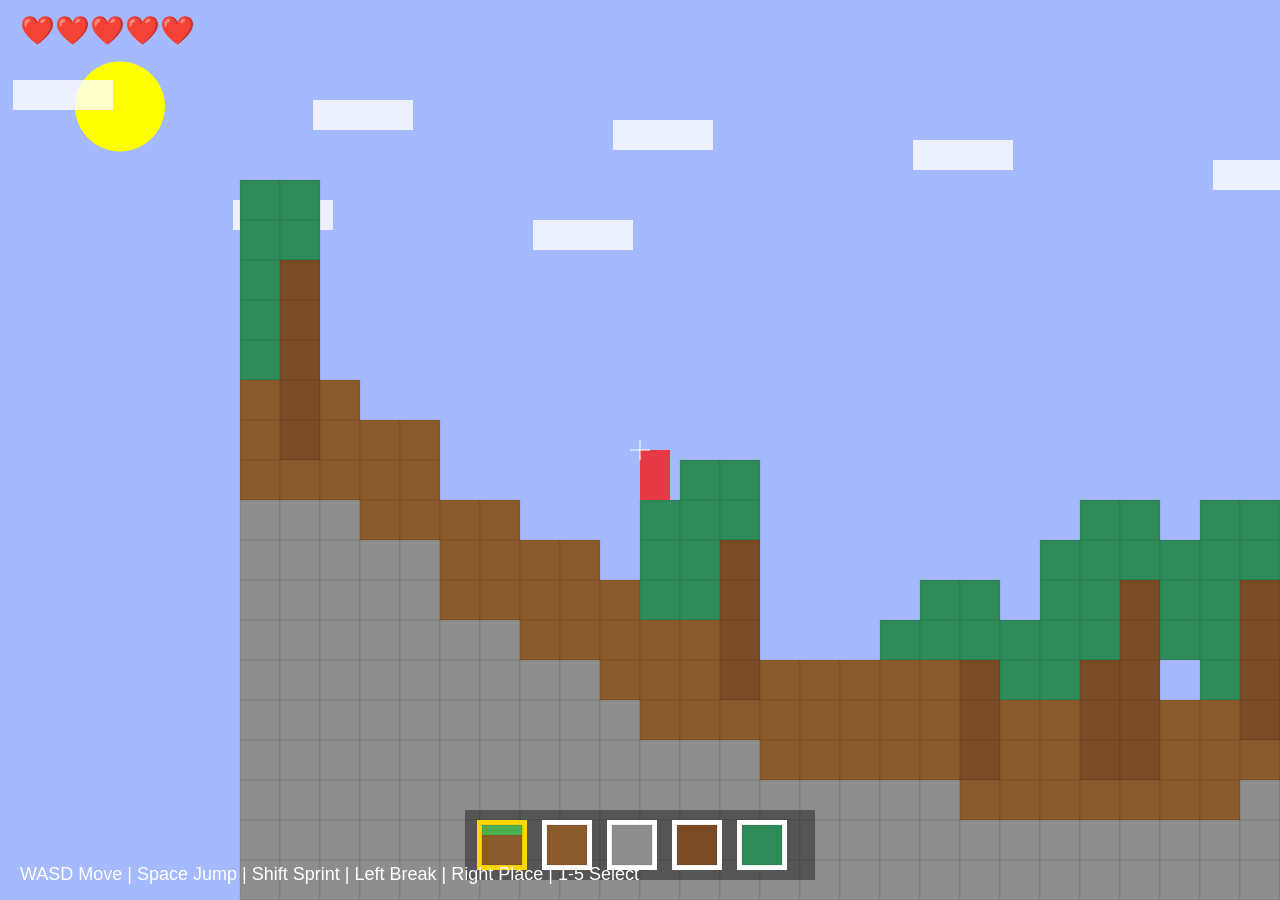
<file: game.html>
<!DOCTYPE html>
<html>
<head>
<meta charset="UTF-8">
<title>MiniCraft</title>
<style>
*{margin:0;padding:0;box-sizing:border-box}
body{
overflow:hidden;
background:#87CEEB;
font-family:Arial,sans-serif;
}
canvas{
display:block;
}
</style>
</head>
<body>

<canvas id="game"></canvas>

<script>
const canvas = document.getElementById("game");
const ctx = canvas.getContext("2d");

function resize() {
    canvas.width = innerWidth;
    canvas.height = innerHeight;
}
resize();
addEventListener("resize", resize);

const TILE = 40;
const WORLD_W = 250;
const WORLD_H = 70;

let time = 0;
let selected = 0;

const blockTypes = [
    "grass",
    "dirt",
    "stone",
    "wood",
    "leaf"
];

let world = [];

const player = {
    x: 400,
    y: 100,
    w: 30,
    h: 50,
    dx: 0,
    dy: 0,
    speed: 5,
    sprint: 8,
    jump: -14,
    grounded: false,
    health: 5
};

const keys = {};

addEventListener("keydown", e => {
    keys[e.key.toLowerCase()] = true;

    if("12345".includes(e.key)){
        selected = Number(e.key)-1;
    }
});

addEventListener("keyup", e=>{
    keys[e.key.toLowerCase()] = false;
});

function generateWorld(){

    for(let y=0;y<WORLD_H;y++){
        world[y] = [];
    }

    for(let x=0;x<WORLD_W;x++){

        let height =
        35 +
        Math.floor(Math.sin(x*0.1)*5) +
        Math.floor(Math.sin(x*0.03)*8);

        for(let y=0;y<WORLD_H;y++){

            if(y > height){
                world[y][x] = "stone";
            }
            else if(y > height-3){
                world[y][x] = "dirt";
            }
            else if(y === height){
                world[y][x] = "grass";
            }
            else{
                world[y][x] = null;
            }
        }

        // Trees
        if(Math.random() < 0.08){

            let trunkHeight =
            3 + Math.floor(Math.random()*3);

            for(let i=1;i<=trunkHeight;i++){
                if(height-i > 0)
                    world[height-i][x] =
                    "wood";
            }

            for(let ly=-2;ly<=2;ly++){
                for(let lx=-2;lx<=2;lx++){

                    if(Math.abs(lx)+Math.abs(ly) < 4){

                        let tx = x + lx;
                        let ty =
                        height -
                        trunkHeight +
                        ly;

                        if(
                            tx>=0 &&
                            tx<WORLD_W &&
                            ty>=0 &&
                            ty<WORLD_H
                        ){
                            if(!world[ty][tx]){
                                world[ty][tx] =
                                "leaf";
                            }
                        }
                    }
                }
            }
        }
    }
}

generateWorld();

function getBlock(px,py){

    let tx =
    Math.floor(px/TILE);

    let ty =
    Math.floor(py/TILE);

    if(
        tx < 0 ||
        ty < 0 ||
        tx >= WORLD_W ||
        ty >= WORLD_H
    ){
        return "stone";
    }

    return world[ty][tx];
}

function solid(block){
    return block !== null;
}

function update(){

    let speed =
    keys["shift"]
    ? player.sprint
    : player.speed;

    player.dx = 0;

    if(keys["a"])
        player.dx = -speed;

    if(keys["d"])
        player.dx = speed;

    if(keys[" "] &&
       player.grounded){
        player.dy =
        player.jump;
    }

    player.dy += 0.7;

    // X move
    player.x += player.dx;

    if(player.dx > 0){

        if(
            solid(getBlock(
            player.x+player.w,
            player.y+5)) ||

            solid(getBlock(
            player.x+player.w,
            player.y+45))
        ){
            player.x =
            Math.floor(
            (player.x+player.w)
            /TILE)*TILE
            - player.w;
        }
    }

    if(player.dx < 0){

        if(
            solid(getBlock(
            player.x,
            player.y+5)) ||

            solid(getBlock(
            player.x,
            player.y+45))
        ){
            player.x =
            Math.floor(
            player.x/TILE+1)
            * TILE;
        }
    }

    // Y move
    player.y += player.dy;
    player.grounded = false;

    if(player.dy > 0){

        if(
            solid(getBlock(
            player.x+5,
            player.y+player.h)) ||

            solid(getBlock(
            player.x+25,
            player.y+player.h))
        ){

            player.y =
            Math.floor(
            (player.y+
            player.h)/TILE)
            * TILE
            - player.h;

            player.dy = 0;
            player.grounded = true;
        }
    }

    if(player.dy < 0){

        if(
            solid(getBlock(
            player.x+5,
            player.y)) ||

            solid(getBlock(
            player.x+25,
            player.y))
        ){
            player.dy = 0;
        }
    }

    time += 0.002;
}

canvas.addEventListener(
"mousedown", e=>{

    const camX =
    player.x -
    canvas.width/2;

    const camY =
    player.y -
    canvas.height/2;

    const mx =
    e.clientX + camX;

    const my =
    e.clientY + camY;

    const tx =
    Math.floor(mx/TILE);

    const ty =
    Math.floor(my/TILE);

    if(
        tx>=0 &&
        ty>=0 &&
        tx<WORLD_W &&
        ty<WORLD_H
    ){

        // Break
        if(e.button===0){
            world[ty][tx] =
            null;
        }

        // Place
        if(e.button===2){
            world[ty][tx] =
            blockTypes[selected];
        }
    }
});

canvas.addEventListener(
"contextmenu",
e=>e.preventDefault()
);

function drawBlock(type,x,y){

    if(type==="grass"){

        ctx.fillStyle =
        "#8B5A2B";

        ctx.fillRect(
        x,y,TILE,TILE);

        ctx.fillStyle =
        "#4CAF50";

        ctx.fillRect(
        x,y,TILE,10);
    }

    if(type==="dirt"){
        ctx.fillStyle =
        "#8B5A2B";

        ctx.fillRect(
        x,y,TILE,TILE);
    }

    if(type==="stone"){
        ctx.fillStyle =
        "#8E8E8E";

        ctx.fillRect(
        x,y,TILE,TILE);
    }

    if(type==="wood"){
        ctx.fillStyle =
        "#7B4B25";

        ctx.fillRect(
        x,y,TILE,TILE);
    }

    if(type==="leaf"){
        ctx.fillStyle =
        "#2E8B57";

        ctx.fillRect(
        x,y,TILE,TILE);
    }

    ctx.strokeStyle =
    "rgba(0,0,0,.1)";

    ctx.strokeRect(
    x,y,TILE,TILE);
}

function render(){

    // Day-night sky
    let sky =
    Math.sin(time)*40 + 180;

    ctx.fillStyle =
    `rgb(${sky-20},
    ${sky},
    255)`;

    ctx.fillRect(
    0,0,
    canvas.width,
    canvas.height);

    // Sun
    ctx.beginPath();
    ctx.arc(
    120,
    100 +
    Math.sin(time)*50,
    45,
    0,
    Math.PI*2);

    ctx.fillStyle =
    "yellow";
    ctx.fill();

    // Clouds
    ctx.fillStyle =
    "rgba(255,255,255,.8)";

    for(let i=0;i<8;i++){

        let cx =
        (i*300 +
        time*100) %
        (canvas.width+300);

        ctx.fillRect(
        cx,
        80+i*20,
        100,
        30);
    }

    const camX =
    player.x -
    canvas.width/2;

    const camY =
    player.y -
    canvas.height/2;

    // Draw world
    for(let y=0;y<WORLD_H;y++){
        for(let x=0;x<WORLD_W;x++){

            let block =
            world[y][x];

            if(block){

                drawBlock(
                block,
                x*TILE-camX,
                y*TILE-camY
                );
            }
        }
    }

    // Player
    ctx.fillStyle =
    "#E63946";

    ctx.fillRect(
    player.x-camX,
    player.y-camY,
    player.w,
    player.h
    );

    // Crosshair
    ctx.strokeStyle =
    "white";

    ctx.beginPath();
    ctx.moveTo(
    canvas.width/2-10,
    canvas.height/2);

    ctx.lineTo(
    canvas.width/2+10,
    canvas.height/2);

    ctx.moveTo(
    canvas.width/2,
    canvas.height/2-10);

    ctx.lineTo(
    canvas.width/2,
    canvas.height/2+10);

    ctx.stroke();

    // Hotbar
    const width = 350;
    const start =
    canvas.width/2
    - width/2;

    ctx.fillStyle =
    "rgba(0,0,0,.4)";

    ctx.fillRect(
    start,
    canvas.height-90,
    width,
    70
    );

    for(let i=0;i<
        blockTypes.length;i++){

        const x =
        start + i*65 + 12;

        ctx.fillStyle =
        i===selected
        ? "gold"
        : "white";

        ctx.fillRect(
        x,
        canvas.height-80,
        50,
        50);

        drawBlock(
        blockTypes[i],
        x+5,
        canvas.height-75
        );
    }

    // Hearts
    ctx.font =
    "28px Arial";

    ctx.fillText(
    "❤️".repeat(
    player.health),
    20,40
    );

    ctx.fillStyle =
    "white";

    ctx.font =
    "18px Arial";

    ctx.fillText(
    "WASD Move | Space Jump | Shift Sprint | Left Break | Right Place | 1-5 Select",
    20,
    canvas.height-20
    );
}

function loop(){
    update();
    render();
    requestAnimationFrame(loop);
}

loop();
</script>

</body>
</html>
</file>
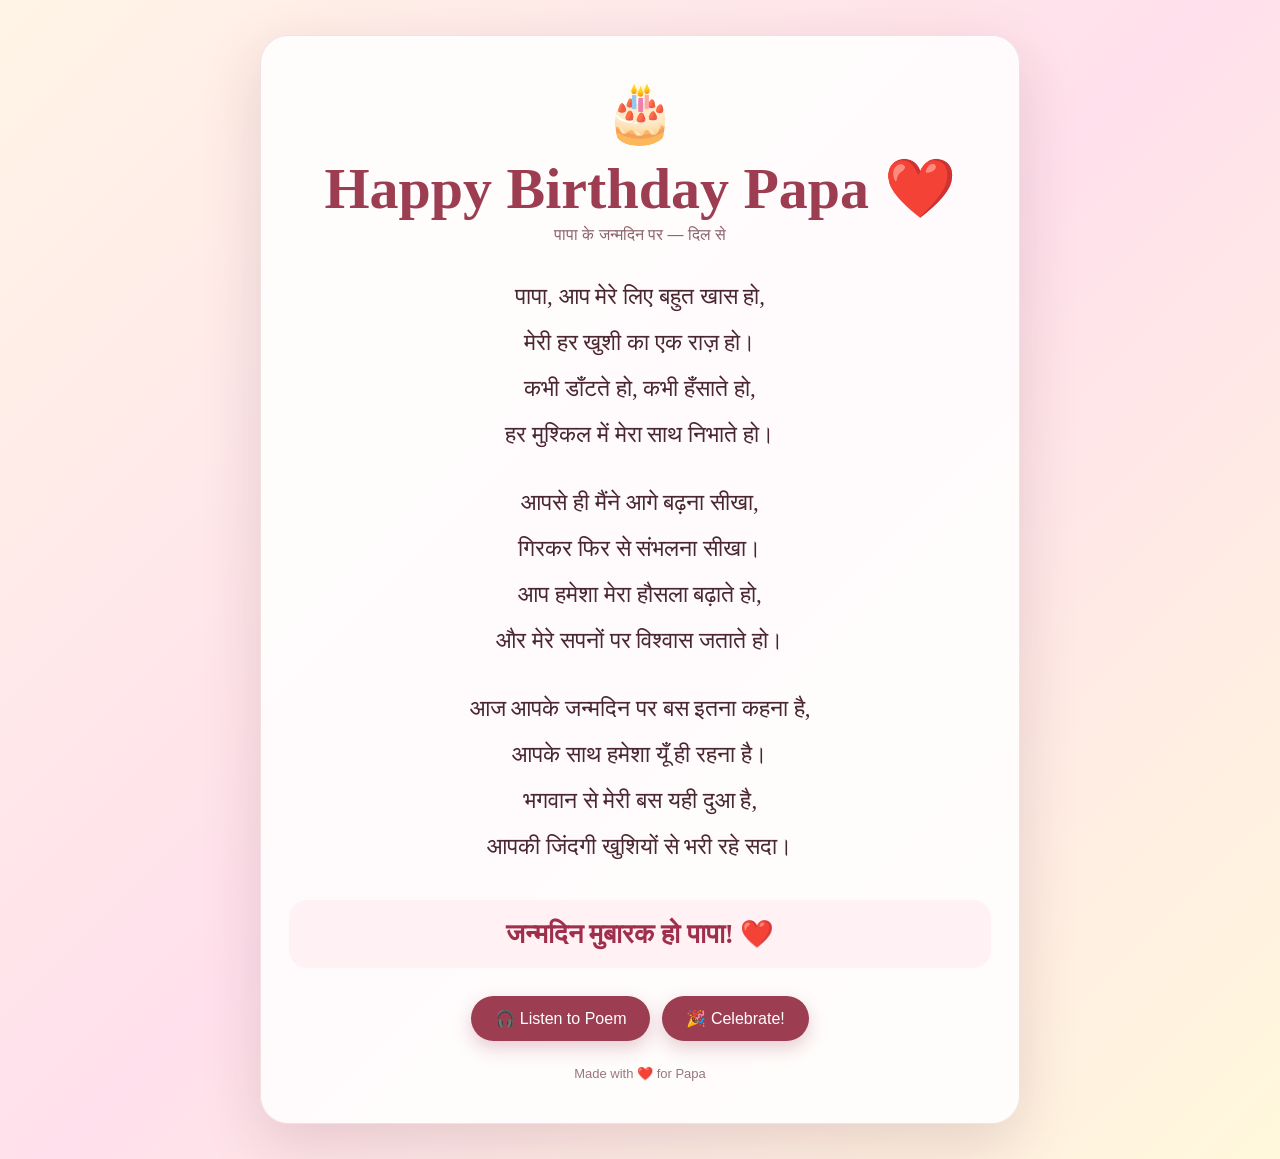
<file: Papa.html>
<!DOCTYPE html>
<html lang="hi">
<head>
<meta charset="UTF-8">
<meta name="viewport" content="width=device-width, initial-scale=1.0">

<title>Happy Birthday Papa ❤️</title>

<style>
* {
  box-sizing: border-box;
}

body {
  margin: 0;
  min-height: 100vh;
  font-family: Georgia, "Noto Serif Devanagari", serif;
  background: linear-gradient(135deg, #fff4e6, #ffe0ec, #fff8dc);
  color: #4a2630;
  display: flex;
  align-items: center;
  justify-content: center;
  overflow-x: hidden;
}

.card {
  width: min(92%, 760px);
  margin: 35px auto;
  padding: 42px 28px;
  text-align: center;
  background: rgba(255,255,255,.86);
  border: 1px solid rgba(180,100,100,.18);
  border-radius: 28px;
  box-shadow: 0 20px 60px rgba(80,35,45,.15);
  position: relative;
  z-index: 2;
}

.cake {
  font-size: 58px;
  animation: float 2.5s ease-in-out infinite;
}

@keyframes float {
  50% {
    transform: translateY(-8px);
  }
}

h1 {
  margin: 8px 0 4px;
  font-size: clamp(34px, 8vw, 58px);
  color: #9d3d52;
}

.subtitle {
  font-family: Arial, sans-serif;
  color: #8a626b;
  font-size: 16px;
  margin-bottom: 30px;
}

.poem {
  max-width: 650px;
  margin: auto;
  font-size: clamp(18px, 3.8vw, 23px);
  line-height: 2;
}

.stanza {
  margin: 0 0 22px;
}

.ending {
  margin-top: 30px;
  padding: 18px;
  border-radius: 18px;
  background: #fff1f4;
  color: #a02f4c;
  font-weight: bold;
  font-size: clamp(20px, 4vw, 27px);
}

.buttons {
  display: flex;
  justify-content: center;
  gap: 12px;
  flex-wrap: wrap;
  margin-top: 28px;
}

button {
  border: 0;
  padding: 13px 24px;
  border-radius: 999px;
  background: #9d3d52;
  color: white;
  font-size: 16px;
  cursor: pointer;
  box-shadow: 0 7px 18px rgba(157,61,82,.25);
  transition: transform .2s;
}

button:hover {
  transform: translateY(-2px);
}

.heart {
  position: fixed;
  bottom: -30px;
  font-size: 20px;
  animation: rise linear forwards;
  pointer-events: none;
  z-index: 1;
}

@keyframes rise {
  to {
    transform: translateY(-110vh) rotate(25deg);
    opacity: 0;
  }
}

.footer {
  margin-top: 25px;
  font-family: Arial, sans-serif;
  font-size: 13px;
  color: #98777e;
}
</style>
</head>

<body>

<main class="card">

  <div class="cake">🎂</div>

  <h1>Happy Birthday Papa ❤️</h1>

  <div class="subtitle">
    पापा के जन्मदिन पर — दिल से
  </div>

  <section class="poem">

    <div class="stanza">
      पापा, आप मेरे लिए बहुत खास हो,<br>
      मेरी हर खुशी का एक राज़ हो।<br>
      कभी डाँटते हो, कभी हँसाते हो,<br>
      हर मुश्किल में मेरा साथ निभाते हो।
    </div>

    <div class="stanza">
      आपसे ही मैंने आगे बढ़ना सीखा,<br>
      गिरकर फिर से संभलना सीखा।<br>
      आप हमेशा मेरा हौसला बढ़ाते हो,<br>
      और मेरे सपनों पर विश्वास जताते हो।
    </div>

    <div class="stanza">
      आज आपके जन्मदिन पर बस इतना कहना है,<br>
      आपके साथ हमेशा यूँ ही रहना है।<br>
      भगवान से मेरी बस यही दुआ है,<br>
      आपकी जिंदगी खुशियों से भरी रहे सदा।
    </div>

  </section>

  <div class="ending">
    जन्मदिन मुबारक हो पापा! ❤️
  </div>

  <div class="buttons">

    <button onclick="listenPoem()">
      🎧 Listen to Poem
    </button>

    <button onclick="celebrate()">
      🎉 Celebrate!
    </button>

  </div>

  <div class="footer">
    Made with ❤️ for Papa
  </div>

</main>


<!-- 🎧 POEM AUDIO -->
<audio id="poemAudio" src="poem.mp3" preload="auto"></audio>

<!-- 🎵 BIRTHDAY SONGS -->
<audio id="song1" src="papa.mp3" preload="auto"></audio>
<audio id="song2" src="papa2.mp3" preload="auto"></audio>


<script>

/* Floating hearts */

function createHeart() {

  const heart = document.createElement("div");

  heart.className = "heart";

  heart.textContent =
    ["❤️", "💖", "💕", "✨"][Math.floor(Math.random() * 4)];

  heart.style.left =
    Math.random() * 100 + "vw";

  heart.style.animationDuration =
    (4 + Math.random() * 4) + "s";

  document.body.appendChild(heart);

  setTimeout(() => {
    heart.remove();
  }, 8000);
}


/* 🎧 Play Poem */

function listenPoem() {

  const poemAudio =
    document.getElementById("poemAudio");

  poemAudio.currentTime = 0;

  poemAudio.play();

}


/* 🎉 Play Birthday Songs */

function celebrate() {

  const song1 =
    document.getElementById("song1");

  const song2 =
    document.getElementById("song2");

  // Stop poem if it is playing
  const poemAudio =
    document.getElementById("poemAudio");

  poemAudio.pause();
  poemAudio.currentTime = 0;

  // Start first birthday song
  song1.currentTime = 0;

  song1.play();

  // When first song finishes,
  // automatically play second song
  song1.onended = function() {

    song2.currentTime = 0;

    song2.play();

  };

  // Celebration hearts
  for (let i = 0; i < 35; i++) {

    setTimeout(createHeart, i * 45);

  }

}


/* Continuous floating hearts */

setInterval(createHeart, 1200);

</script>

</body>
</html>
</file>
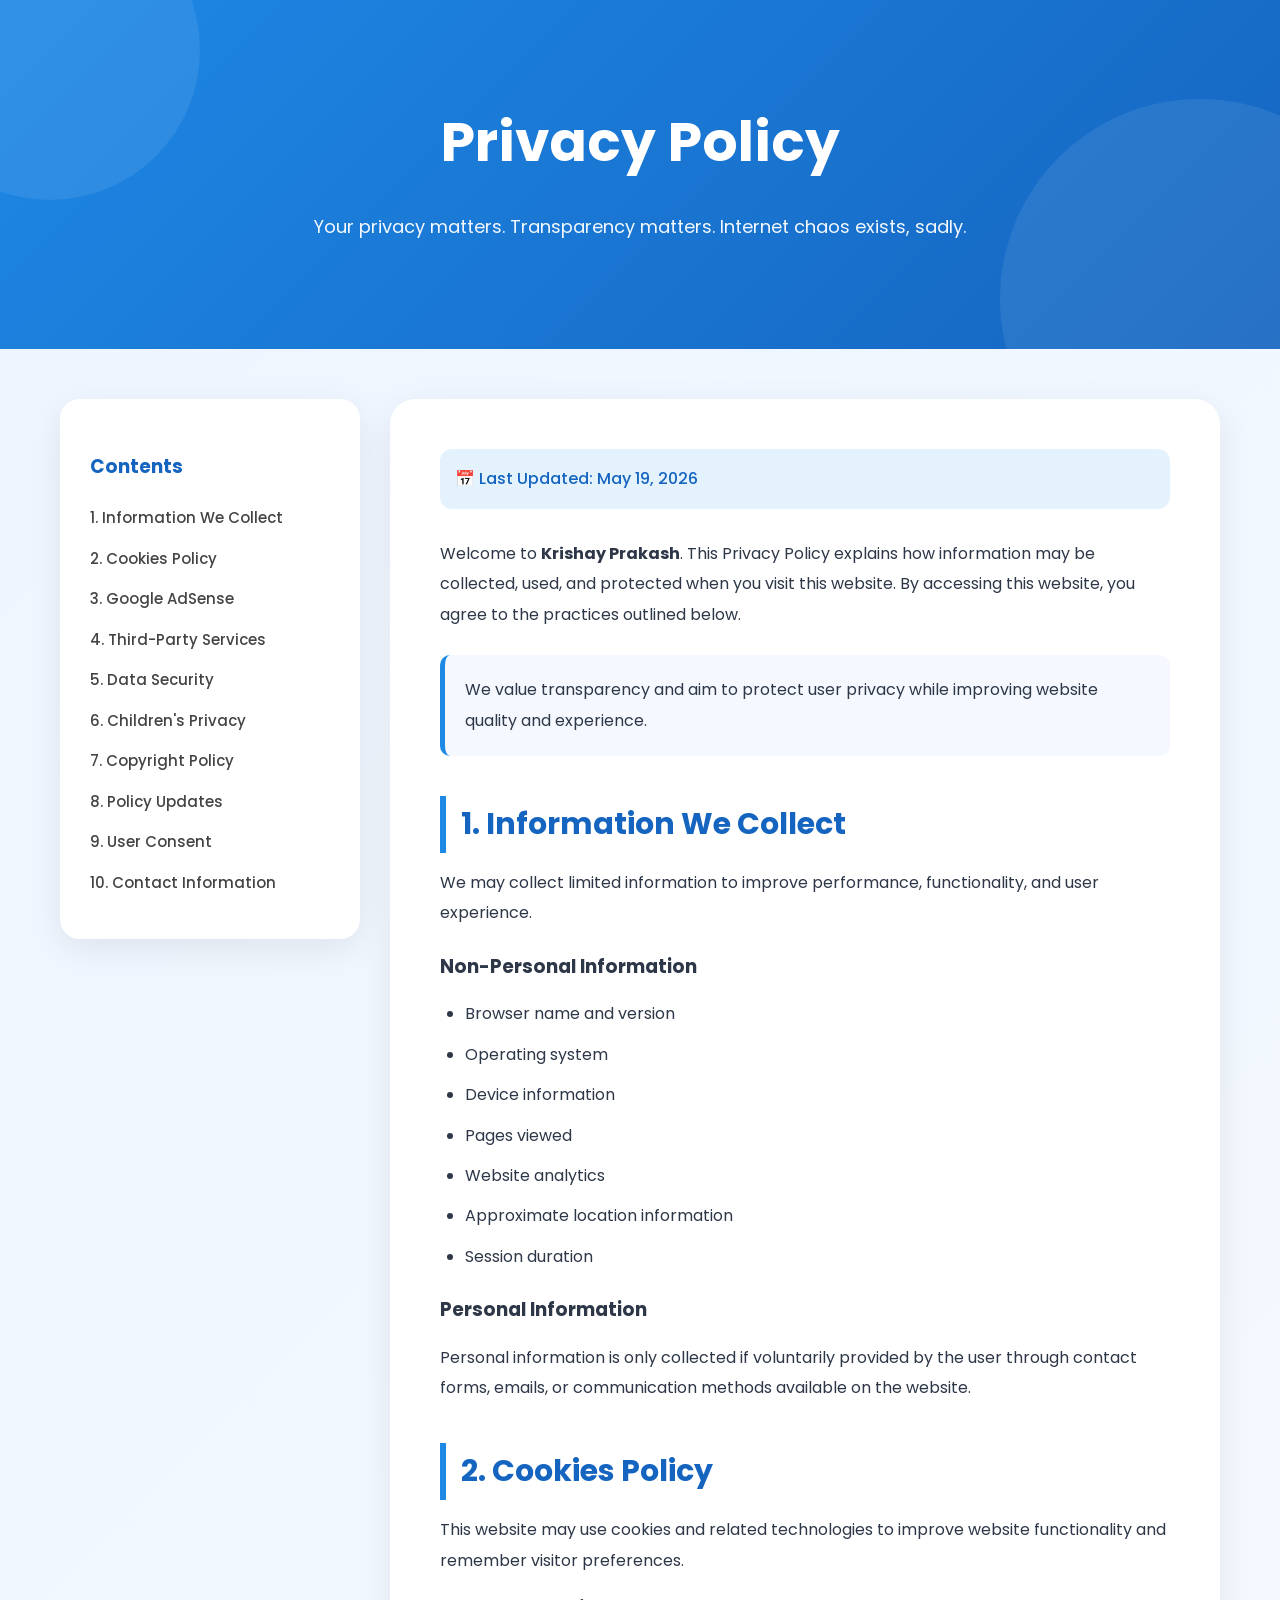
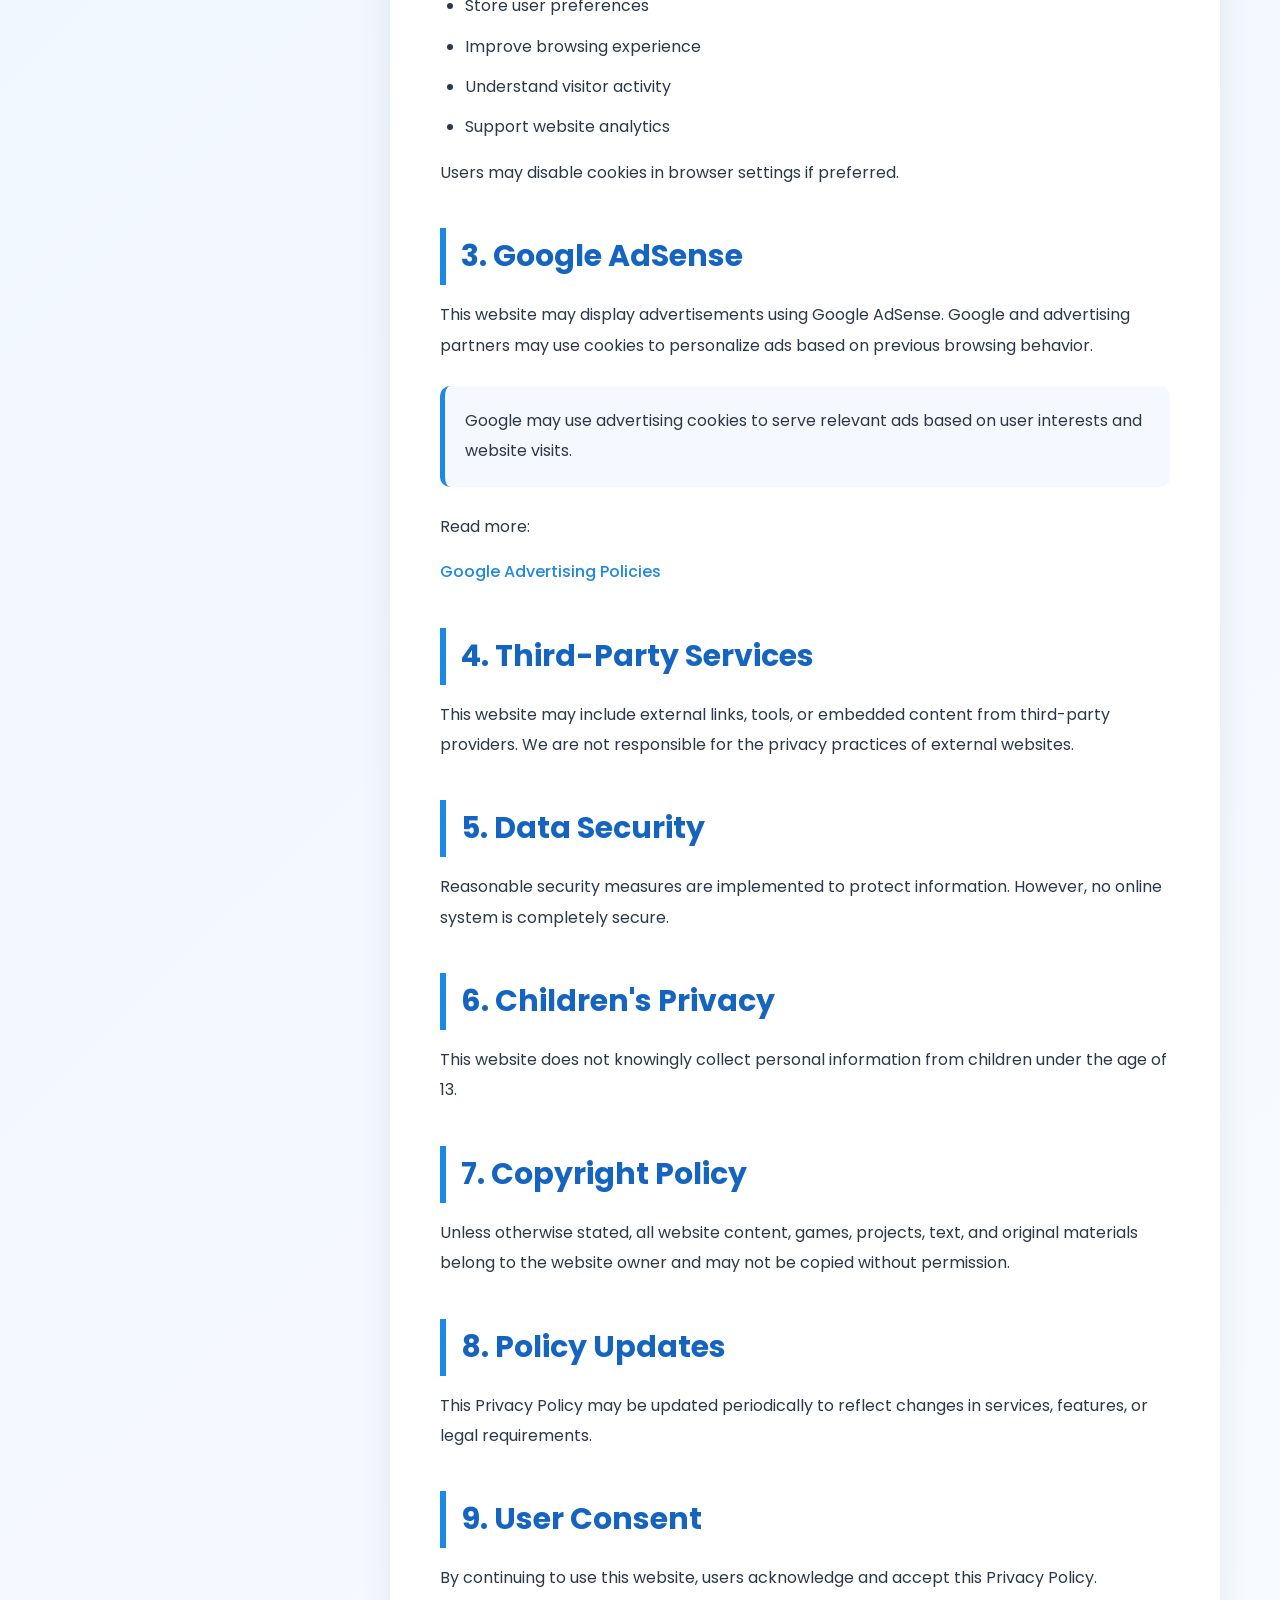
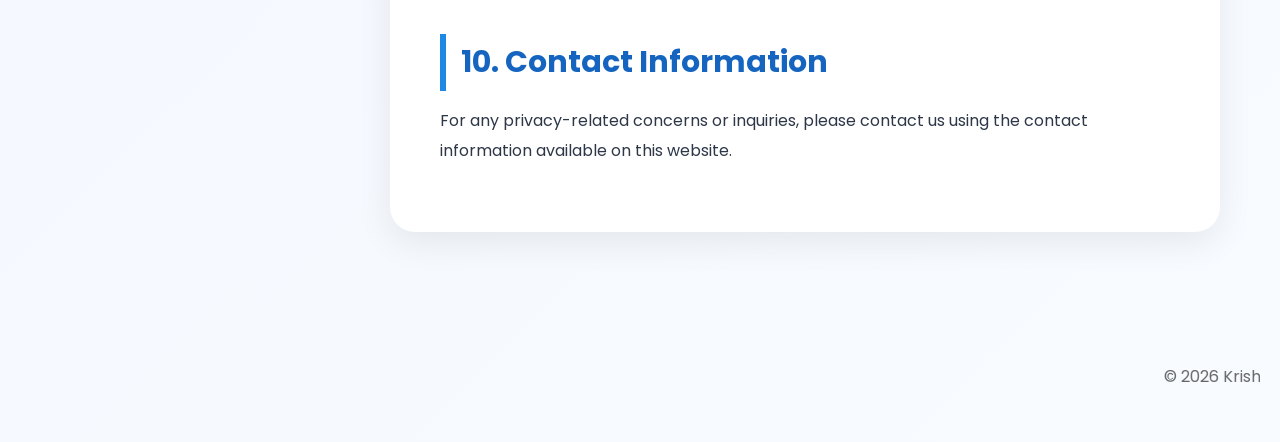
<file: Privacy Policy.html>
<!DOCTYPE html>
<html lang="en">
<head>
<meta charset="UTF-8" />
<meta name="viewport" content="width=device-width, initial-scale=1.0"/>

<title>Privacy Policy | Krishay Prakash</title>

<link href="https://fonts.googleapis.com/css2?family=Poppins:wght@300;400;500;600;700&display=swap" rel="stylesheet">

<style>
*{
    margin:0;
    padding:0;
    box-sizing:border-box;
}

html{
    scroll-behavior:smooth;
}

body{
    font-family:'Poppins',sans-serif;
    background:linear-gradient(135deg,#eef5ff,#f8fbff);
    color:#2d3748;
    line-height:1.9;
}

/* Hero Section */

.hero{
    background:linear-gradient(135deg,#1e88e5,#1565c0);
    color:white;
    text-align:center;
    padding:90px 20px;
    position:relative;
    overflow:hidden;
}

.hero::before{
    content:'';
    position:absolute;
    width:300px;
    height:300px;
    background:rgba(255,255,255,0.08);
    border-radius:50%;
    top:-100px;
    left:-100px;
}

.hero::after{
    content:'';
    position:absolute;
    width:400px;
    height:400px;
    background:rgba(255,255,255,0.08);
    border-radius:50%;
    bottom:-150px;
    right:-120px;
}

.hero h1{
    font-size:55px;
    margin-bottom:15px;
    position:relative;
    z-index:2;
}

.hero p{
    font-size:18px;
    opacity:0.95;
    position:relative;
    z-index:2;
}

/* Main Container */

.container{
    max-width:1200px;
    margin:auto;
    padding:50px 20px;
}

/* Layout */

.wrapper{
    display:flex;
    gap:30px;
    align-items:flex-start;
}

/* Sidebar */

.sidebar{
    width:300px;
    position:sticky;
    top:20px;
    background:white;
    border-radius:20px;
    padding:30px;
    box-shadow:0 10px 35px rgba(0,0,0,0.08);
}

.sidebar h3{
    margin-bottom:20px;
    color:#1565c0;
}

.sidebar a{
    display:block;
    text-decoration:none;
    color:#444;
    margin:12px 0;
    transition:.3s;
    font-size:15px;
}

.sidebar a:hover{
    color:#1e88e5;
    transform:translateX(5px);
}

/* Content */

.content{
    flex:1;
    background:white;
    padding:50px;
    border-radius:25px;
    box-shadow:0 10px 35px rgba(0,0,0,0.08);
}

.last-update{
    background:#e3f2fd;
    color:#1565c0;
    padding:15px;
    border-radius:12px;
    margin-bottom:30px;
    font-weight:500;
}

h2{
    color:#1565c0;
    margin-top:40px;
    margin-bottom:15px;
    font-size:30px;
    border-left:6px solid #1e88e5;
    padding-left:15px;
}

h3{
    margin-top:20px;
    margin-bottom:10px;
    color:#2d3748;
}

p{
    margin:15px 0;
    font-size:16px;
}

ul{
    margin:15px 0;
    padding-left:25px;
}

li{
    margin-bottom:10px;
}

.highlight-box{
    background:#f5f9ff;
    border-left:5px solid #1e88e5;
    padding:20px;
    border-radius:10px;
    margin:25px 0;
}

a{
    color:#1e88e5;
    text-decoration:none;
    font-weight:500;
}

a:hover{
    text-decoration:underline;
}

/* Footer */

.footer{
    text-align:center;
    padding:40px 20px;
    color:#666;
    margin-top:40px;
}

/* Mobile */

@media(max-width:950px){

.wrapper{
    flex-direction:column;
}

.sidebar{
    width:100%;
    position:relative;
}

.content{
    padding:30px;
}

.hero h1{
    font-size:40px;
}
}

@media(max-width:600px){

.hero{
    padding:70px 20px;
}

.hero h1{
    font-size:34px;
}

.content{
    padding:25px;
}

h2{
    font-size:25px;
}
}
</style>
</head>

<body>

<section class="hero">
    <h1>Privacy Policy</h1>
    <p>Your privacy matters. Transparency matters. Internet chaos exists, sadly.</p>
</section>

<div class="container">

<div class="wrapper">

<!-- Sidebar -->
<div class="sidebar">
    <h3>Contents</h3>

    <a href="#information">1. Information We Collect</a>
    <a href="#cookies">2. Cookies Policy</a>
    <a href="#adsense">3. Google AdSense</a>
    <a href="#thirdparty">4. Third-Party Services</a>
    <a href="#security">5. Data Security</a>
    <a href="#children">6. Children's Privacy</a>
    <a href="#copyright">7. Copyright Policy</a>
    <a href="#updates">8. Policy Updates</a>
    <a href="#consent">9. User Consent</a>
    <a href="#contact">10. Contact Information</a>
</div>

<!-- Main Content -->
<div class="content">

<div class="last-update">
📅 Last Updated: May 19, 2026
</div>

<p>
Welcome to <strong>Krishay Prakash</strong>. This Privacy Policy explains how information may be collected, used, and protected when you visit this website. By accessing this website, you agree to the practices outlined below.
</p>

<div class="highlight-box">
We value transparency and aim to protect user privacy while improving website quality and experience.
</div>

<h2 id="information">1. Information We Collect</h2>

<p>
We may collect limited information to improve performance, functionality, and user experience.
</p>

<h3>Non-Personal Information</h3>

<ul>
<li>Browser name and version</li>
<li>Operating system</li>
<li>Device information</li>
<li>Pages viewed</li>
<li>Website analytics</li>
<li>Approximate location information</li>
<li>Session duration</li>
</ul>

<h3>Personal Information</h3>

<p>
Personal information is only collected if voluntarily provided by the user through contact forms, emails, or communication methods available on the website.
</p>

<h2 id="cookies">2. Cookies Policy</h2>

<p>
This website may use cookies and related technologies to improve website functionality and remember visitor preferences.
</p>

<ul>
<li>Store user preferences</li>
<li>Improve browsing experience</li>
<li>Understand visitor activity</li>
<li>Support website analytics</li>
</ul>

<p>
Users may disable cookies in browser settings if preferred.
</p>

<h2 id="adsense">3. Google AdSense</h2>

<p>
This website may display advertisements using Google AdSense.
Google and advertising partners may use cookies to personalize ads based on previous browsing behavior.
</p>

<div class="highlight-box">
Google may use advertising cookies to serve relevant ads based on user interests and website visits.
</div>

<p>
Read more:
</p>

<p>
<a href="https://policies.google.com/technologies/ads" target="_blank">
Google Advertising Policies
</a>
</p>

<h2 id="thirdparty">4. Third-Party Services</h2>

<p>
This website may include external links, tools, or embedded content from third-party providers. We are not responsible for the privacy practices of external websites.
</p>

<h2 id="security">5. Data Security</h2>

<p>
Reasonable security measures are implemented to protect information. However, no online system is completely secure.
</p>

<h2 id="children">6. Children's Privacy</h2>

<p>
This website does not knowingly collect personal information from children under the age of 13.
</p>

<h2 id="copyright">7. Copyright Policy</h2>

<p>
Unless otherwise stated, all website content, games, projects, text, and original materials belong to the website owner and may not be copied without permission.
</p>

<h2 id="updates">8. Policy Updates</h2>

<p>
This Privacy Policy may be updated periodically to reflect changes in services, features, or legal requirements.
</p>

<h2 id="consent">9. User Consent</h2>

<p>
By continuing to use this website, users acknowledge and accept this Privacy Policy.
</p>

<h2 id="contact">10. Contact Information</h2>

<p>
For any privacy-related concerns or inquiries, please contact us using the contact information available on this website.
</p>

</div>
</div>
</div>

<div class="footer">
 <marquee scrollamount="5">
        © 2026 Krishay Prakash. All Rights Reserved |by Krishay Prakash | Unauthorized copying, modification, redistribution, or commercial use is prohibited.
    </marquee>
</div>

</body>
</html>
</file>
<file: shop/style.css>
@import url('https://fonts.googleapis.com/css2?family=DM+Sans:wght@400;500;600;700&family=Playfair+Display:wght@600;700&display=swap');
:root{--ink:#202038;--muted:#6c6c80;--paper:#f7f7fb;--card:#fff;--line:#e7e7ef;--accent:#b68a35;--dark:#17172a;--radius:18px}
*{box-sizing:border-box}html{scroll-behavior:smooth}body{margin:0;background:var(--paper);color:var(--ink);font-family:'DM Sans',Arial,sans-serif}a{color:inherit}.site-header{height:76px;padding:0 clamp(18px,6vw,88px);display:flex;align-items:center;justify-content:space-between;background:#fff;border-bottom:1px solid var(--line);position:sticky;top:0;z-index:5}.brand{display:flex;align-items:center;gap:12px;text-decoration:none;font-weight:700;letter-spacing:.08em;font-size:13px}.brand img{width:42px;height:42px;object-fit:contain;border-radius:10px}.site-header nav{display:flex;align-items:center;gap:24px}.site-header nav a{text-decoration:none;font-size:14px;color:#55556a}.site-header nav a:hover{color:var(--accent)}button{font:inherit;cursor:pointer}.cart-button{border:0;border-radius:999px;background:var(--dark);color:#fff;padding:11px 17px}.cart-button span{display:inline-grid;place-items:center;min-width:21px;height:21px;margin-left:6px;background:var(--accent);border-radius:50%;font-size:12px}.hero{margin:28px auto 0;width:min(1280px,calc(100% - 36px));min-height:370px;border-radius:26px;padding:clamp(38px,8vw,100px);display:flex;flex-direction:column;justify-content:center;align-items:flex-start;color:#fff;background:radial-gradient(circle at 80% 20%,#4b426b 0,transparent 38%),linear-gradient(120deg,#17172a,#30304c)}.eyebrow{font-size:11px;font-weight:700;letter-spacing:.19em;color:var(--accent);margin:0 0 13px}.hero h1{font:700 clamp(38px,6vw,68px)/1.06 'Playfair Display',Georgia,serif;max-width:720px;margin:0}.hero>p:not(.eyebrow){color:#d4d3df;font-size:16px;max-width:560px;line-height:1.7}.primary-link{margin-top:15px;background:var(--accent);color:#17172a;text-decoration:none;padding:14px 21px;border-radius:8px;font-weight:700;font-size:14px}.intro,.catalogue-section,.service-note{width:min(1120px,calc(100% - 40px));margin:75px auto}.intro{display:grid;grid-template-columns:1fr 1fr;gap:40px;align-items:end}.intro h2,.section-heading h2,.service-note h2{font:700 34px 'Playfair Display',Georgia,serif;margin:0}.intro>p,.service-note p{color:var(--muted);line-height:1.8;margin:0}.section-heading{display:flex;justify-content:space-between;align-items:end;margin-bottom:24px}.filter-label{font-size:12px;color:var(--muted);display:grid;gap:7px}.filter-label select{padding:10px 35px 10px 12px;border:1px solid var(--line);border-radius:9px;background:#fff;color:var(--ink)}.product-grid{display:grid;grid-template-columns:repeat(3,minmax(0,1fr));gap:20px}.product-card{background:var(--card);border:1px solid var(--line);border-radius:var(--radius);overflow:hidden;display:flex;flex-direction:column;min-height:310px}.product-art{height:155px;background:linear-gradient(135deg,#e9e7f1,#f8f4e9);display:grid;place-items:center;color:#6c6680;font-size:38px}.product-art img{width:100%;height:100%;object-fit:cover}.product-info{padding:20px;display:flex;flex-direction:column;flex:1}.product-category{font-size:10px;text-transform:uppercase;letter-spacing:.16em;color:var(--accent);font-weight:700}.product-info h3{font:700 21px 'Playfair Display',Georgia,serif;margin:9px 0}.product-info p{color:var(--muted);font-size:13px;line-height:1.6;margin:0 0 16px}.product-bottom{margin-top:auto;display:flex;align-items:center;justify-content:space-between;gap:10px}.price{font-weight:700}.add-button{border:0;background:var(--dark);color:#fff;border-radius:8px;padding:10px 13px;font-size:12px}.add-button:disabled{background:#d8d8e0;color:#747486;cursor:not-allowed}.availability{font-size:11px;color:#8a6570}.loading{color:var(--muted)}.service-note{display:flex;gap:20px;align-items:center;padding:28px;background:#eeedf5;border-radius:var(--radius)}.note-icon{font-size:28px;color:var(--accent)}footer{background:var(--dark);color:#d8d8e2;padding:27px clamp(20px,6vw,88px);display:flex;justify-content:space-between;align-items:center;font-size:12px}footer a{text-decoration:none;color:#d8d8e2}.overlay{position:fixed;inset:0;background:#11111d80;z-index:9}.cart-panel{position:fixed;right:0;top:0;height:100dvh;width:min(440px,100%);background:#fff;z-index:10;transform:translateX(105%);transition:transform .25s ease;display:flex;flex-direction:column;padding:25px}.cart-panel.open{transform:translateX(0)}.cart-head{display:flex;justify-content:space-between;align-items:center;border-bottom:1px solid var(--line);padding-bottom:17px}.cart-head h2,.checkout-dialog h2{font:700 27px 'Playfair Display',Georgia,serif;margin:0}.icon-button{border:0;background:#f0eff5;border-radius:50%;width:37px;height:37px;font-size:23px;color:var(--ink)}.cart-items{overflow:auto;flex:1;padding:12px 0}.empty-cart{color:var(--muted);text-align:center;padding:45px 0}.cart-row{display:grid;grid-template-columns:1fr auto;gap:8px;padding:15px 0;border-bottom:1px solid var(--line)}.cart-row h3{font-size:14px;margin:0 0 5px}.cart-row p{font-size:12px;color:var(--muted);margin:0}.quantity{display:flex;align-items:center;gap:8px}.quantity button{width:25px;height:25px;border:1px solid var(--line);background:#fff;border-radius:6px}.cart-bottom{border-top:1px solid var(--line);padding-top:17px}.cart-total{display:flex;justify-content:space-between;font-size:15px}.small-muted{font-size:11px;line-height:1.6;color:var(--muted)}.primary-button,.secondary-button{border:0;border-radius:9px;padding:13px 16px;font-weight:700}.primary-button{background:var(--dark);color:#fff}.secondary-button{background:#efeff4;color:var(--ink)}.cart-bottom .primary-button{width:100%}.checkout-dialog{width:min(520px,calc(100% - 28px));border:0;border-radius:18px;padding:0;box-shadow:0 20px 80px #0004}.checkout-dialog::backdrop{background:#11111d88}.dialog-top{display:flex;justify-content:space-between;align-items:center;padding:22px 24px;border-bottom:1px solid var(--line)}.checkout-content{padding:22px 24px}.checkout-content>p:first-child{font-size:13px;color:var(--muted);line-height:1.7}.checkout-content label{display:grid;gap:7px;margin:15px 0;font-size:12px;font-weight:700}.checkout-content input,.checkout-content textarea{width:100%;padding:12px;border:1px solid var(--line);border-radius:8px;font:inherit;font-size:14px}.checkout-actions{display:flex;gap:10px;flex-wrap:wrap}.status{font-size:12px;color:#26734d;min-height:18px}@media(max-width:700px){.site-header{height:66px}.site-header nav{gap:12px}.site-header nav a{font-size:12px}.brand{font-size:10px}.brand img{width:34px;height:34px}.hero{min-height:320px}.intro{grid-template-columns:1fr;gap:15px;margin:55px auto}.product-grid{grid-template-columns:1fr}.section-heading{align-items:start;gap:15px;flex-direction:column}.service-note{align-items:flex-start}footer{gap:12px;flex-wrap:wrap}}
</file>
